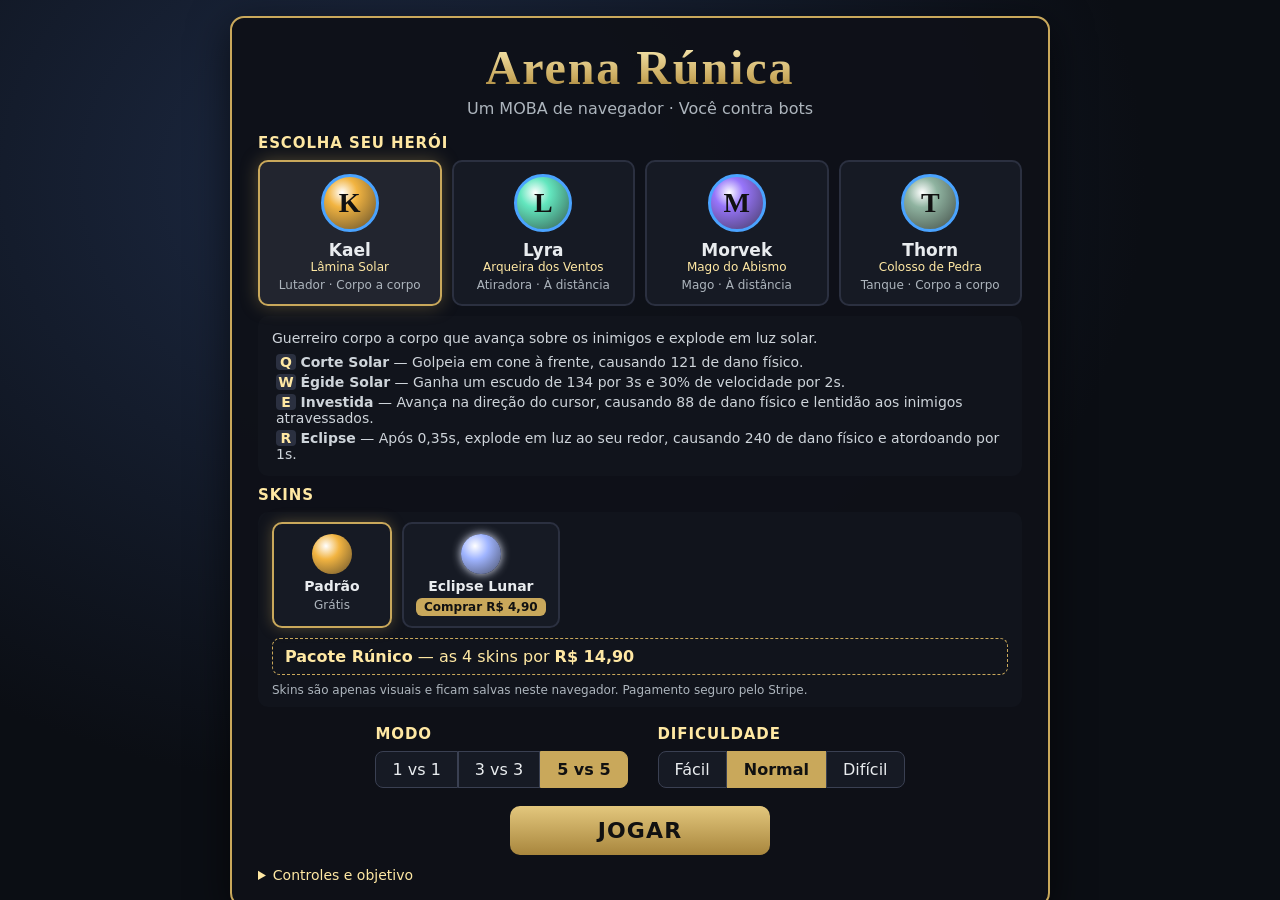
<file: index.html>
<!doctype html>
<html lang="pt-BR">
<head>
  <meta charset="utf-8">
  <meta name="viewport" content="width=device-width, initial-scale=1">
  <title>Arena Rúnica</title>
  <link rel="stylesheet" href="style.css">
</head>
<body>
  <canvas id="game"></canvas>

  <div id="menu" class="overlay">
    <div class="panel menu-panel">
      <h1 class="logo">Arena Rúnica</h1>
      <p class="subtitle">Um MOBA de navegador · Você contra bots</p>

      <h3>Escolha seu herói</h3>
      <div id="heroes" class="heroes"></div>
      <div id="hero-detail" class="hero-detail"></div>

      <h3>Skins</h3>
      <div id="skins" class="skins"></div>

      <div class="options">
        <div>
          <h3>Modo</h3>
          <div class="seg">
            <button data-size="1">1 vs 1</button>
            <button data-size="3">3 vs 3</button>
            <button data-size="5">5 vs 5</button>
          </div>
        </div>
        <div>
          <h3>Dificuldade</h3>
          <div class="seg">
            <button data-diff="facil">Fácil</button>
            <button data-diff="normal">Normal</button>
            <button data-diff="dificil">Difícil</button>
          </div>
        </div>
      </div>

      <button id="play" class="big">JOGAR</button>

      <details class="controls">
        <summary>Controles e objetivo</summary>
        <p><b>Objetivo:</b> avance pelas rotas com suas tropas, derrube as torres inimigas e destrua o <b>Núcleo</b> vermelho no canto superior direito.</p>
        <ul>
          <li><b>Botão direito</b> — mover / atacar (no chão, inimigo ou minimapa)</li>
          <li><b>Q W E R</b> — habilidades (miram no cursor; R libera no nível 6)</li>
          <li><b>D</b> Lampejo · <b>F</b> Cura</li>
          <li><b>A</b> + clique esquerdo — mover atacando · <b>S</b> — parar</li>
          <li><b>B</b> — voltar à base · <b>P</b> — loja · <b>1–6</b> — usar item</li>
          <li><b>Tab</b> — placar · <b>Y</b> — travar/destravar câmera · <b>Espaço</b> — centralizar</li>
          <li><b>Esc</b> — pausar</li>
        </ul>
        <p>Dica: dê o último golpe nas tropas para ganhar ouro, e não fique sob a torre inimiga sem tropas aliadas na frente!</p>
      </details>
    </div>
  </div>

  <div id="shop" class="overlay hidden">
    <div class="panel shop-panel">
      <div class="shop-head">
        <h2>Loja</h2>
        <div class="gold"><span class="coin"></span><span id="shop-gold">0</span></div>
        <button id="shop-close">Fechar (P)</button>
      </div>
      <p id="shop-status"></p>
      <div id="shop-items" class="shop-items"></div>
      <h3>Inventário</h3>
      <div id="shop-inv" class="shop-inv"></div>
    </div>
  </div>

  <div id="score" class="overlay hidden"></div>

  <div id="pause" class="overlay hidden">
    <div class="panel small">
      <h2>Jogo pausado</h2>
      <div class="row"><button id="resume" class="big">Continuar</button><button id="quit">Sair para o menu</button></div>
    </div>
  </div>

  <div id="end" class="overlay hidden"></div>
  <div id="toast"></div>

  <script src="js/util.js"></script>
  <script src="js/data.js"></script>
  <script src="js/skins.js"></script>
  <script src="js/game.js"></script>
  <script src="js/ai.js"></script>
  <script src="js/render.js"></script>
  <script src="js/ui.js"></script>
  <script src="js/main.js"></script>
</body>
</html>
</file>
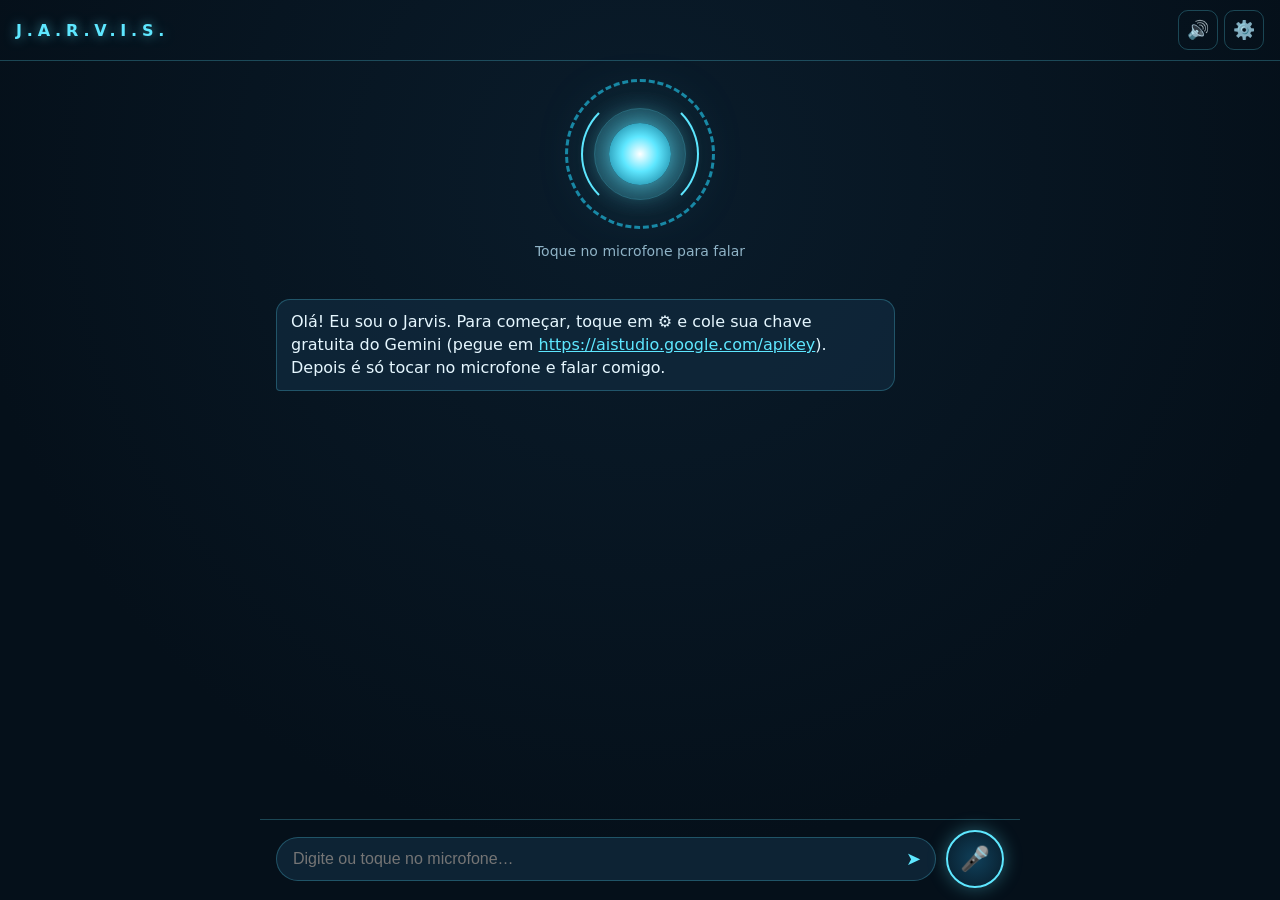
<file: jarvis/index.html>
<!doctype html>
<html lang="pt-BR">
<head>
  <meta charset="utf-8">
  <meta name="viewport" content="width=device-width, initial-scale=1, viewport-fit=cover">
  <meta name="theme-color" content="#05101a">
  <meta name="description" content="Assistente pessoal de voz">
  <title>Jarvis</title>
  <link rel="manifest" href="manifest.webmanifest">
  <link rel="icon" href="icons/icon.svg" type="image/svg+xml">
  <link rel="apple-touch-icon" href="icons/icon-192.png">
  <link rel="stylesheet" href="style.css">
</head>
<body>
  <header class="topbar">
    <div class="brand">J.A.R.V.I.S.</div>
    <div class="top-actions">
      <button id="btnMute" class="icon-btn" title="Ligar/desligar voz" aria-label="Ligar ou desligar voz">🔊</button>
      <button id="btnSettings" class="icon-btn" title="Configurações" aria-label="Configurações">⚙️</button>
    </div>
  </header>

  <main>
    <section class="hud">
      <div id="orb" class="orb idle" aria-hidden="true">
        <div class="ring r1"></div>
        <div class="ring r2"></div>
        <div class="ring r3"></div>
        <div class="core"></div>
      </div>
      <div id="status" class="status">Toque no microfone para falar</div>
      <div id="interim" class="interim"></div>
    </section>

    <section id="chat" class="chat" aria-live="polite"></section>
  </main>

  <footer class="composer">
    <form id="form" autocomplete="off">
      <input id="input" type="text" placeholder="Digite ou toque no microfone…" aria-label="Mensagem">
      <button type="submit" class="send-btn" aria-label="Enviar">➤</button>
    </form>
    <button id="btnMic" class="mic-btn" aria-label="Falar">🎤</button>
  </footer>

  <dialog id="settings">
    <form method="dialog" class="settings-form">
      <h2>Configurações</h2>

      <label>Chave da API do Gemini (gratuita)
        <input id="cfgKey" type="password" placeholder="Cole sua chave aqui" autocomplete="off">
      </label>
      <p class="hint">Pegue em <a href="https://aistudio.google.com/apikey" target="_blank" rel="noopener">aistudio.google.com/apikey</a>. Ela fica salva só neste aparelho.</p>

      <label>Modelo
        <input id="cfgModel" type="text" placeholder="gemini-2.5-flash">
      </label>

      <label>Como devo te chamar?
        <input id="cfgName" type="text" placeholder="Ex.: Rafael, senhor, chefe…">
      </label>

      <label>Cidade padrão (para o clima)
        <input id="cfgCity" type="text" placeholder="Ex.: São Paulo">
      </label>

      <label class="check"><input id="cfgConversation" type="checkbox"> Modo conversa (volta a ouvir depois de responder)</label>
      <label class="check"><input id="cfgWake" type="checkbox"> Ficar ouvindo "Jarvis" (melhor no computador)</label>

      <details>
        <summary>Memória e dados</summary>
        <div id="memList" class="mem-list"></div>
        <div class="row">
          <button type="button" id="btnClearChat" class="ghost">Limpar conversa</button>
          <button type="button" id="btnClearMem" class="ghost danger">Apagar memória</button>
        </div>
      </details>

      <div class="row end">
        <button value="close" class="primary">Salvar</button>
      </div>
    </form>
  </dialog>

  <script src="app.js"></script>
</body>
</html>
</file>
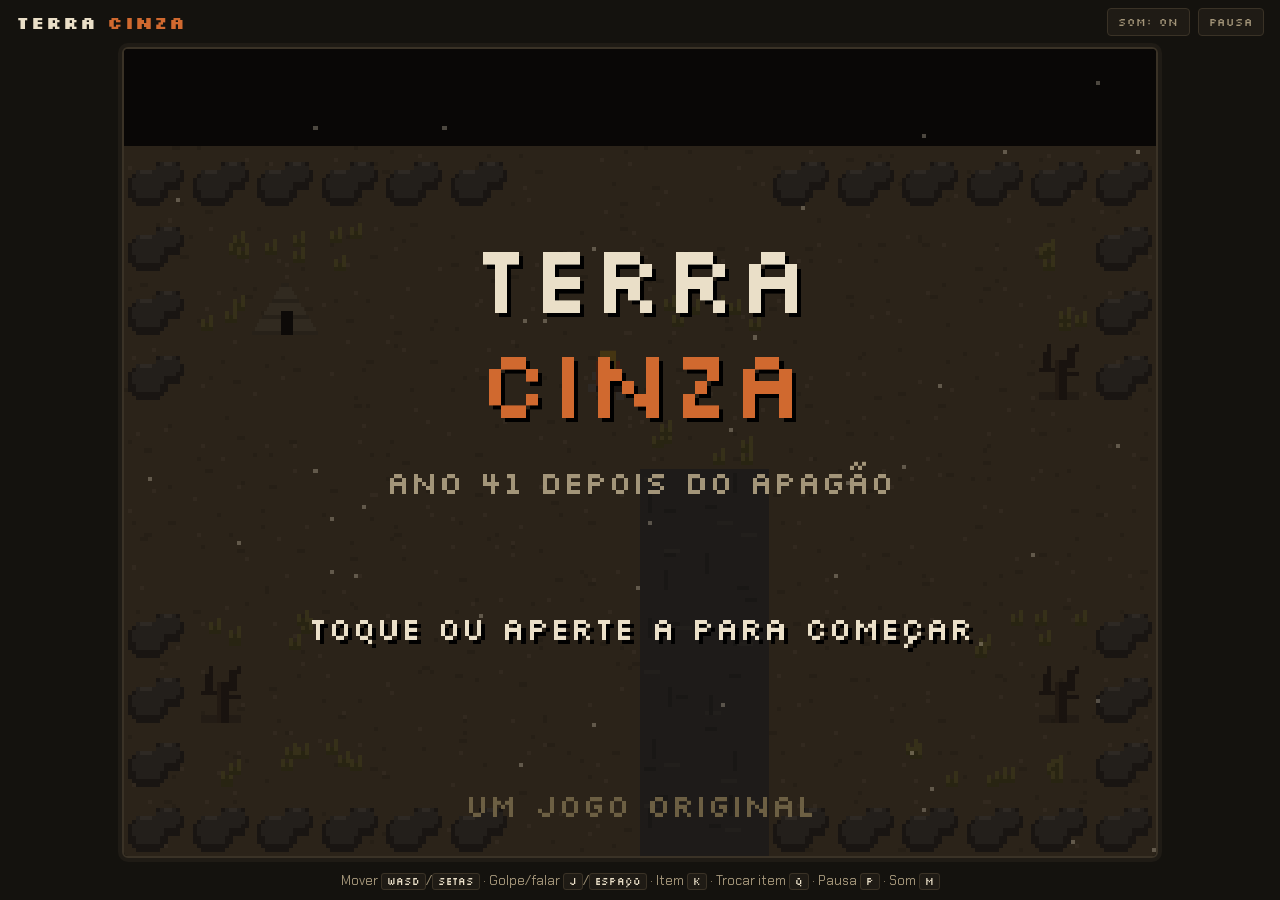
<file: terra-cinza/index.html>
<!doctype html>
<html lang="pt-BR">
<head>
<meta charset="utf-8">
<meta name="viewport" content="width=device-width,initial-scale=1,viewport-fit=cover">
<meta name="theme-color" content="#14120e">
<style>:root{padding-top:env(safe-area-inset-top,0px);padding-bottom:env(safe-area-inset-bottom,0px);box-sizing:border-box;height:100%}body{margin:0;font-size:14px}[hidden]{display:none!important}</style>
<title>Terra Cinza</title>
<meta name="claude:viewport-fit-sides" content="cover">
<link rel="preconnect" href="https://fonts.googleapis.com">
<link rel="preconnect" href="https://fonts.gstatic.com" crossorigin>
<link rel="stylesheet" href="https://fonts.googleapis.com/css2?family=Silkscreen:wght@400;700&family=Chakra+Petch:wght@400;600&display=swap">
<style>
/* Layout: one-screen handheld console. Header strip, pixel screen, touch pads below (beside it in landscape). Single dark look by design. */
:root{
  --bg:#14120e; --panel:#1f1b15; --line:#3a3226; --ink:#eadfc8; --muted:#a39579; --rust:#d0692f; --toxic:#9bd651;
  --f-display:"Silkscreen","Courier New",monospace; --f-body:"Chakra Petch",system-ui,-apple-system,"Segoe UI",sans-serif;
  color-scheme:dark;
}
html,body{height:100%}
body{background:var(--bg);color:var(--ink);font-family:var(--f-body);overflow:hidden;touch-action:none;-webkit-user-select:none;user-select:none;-webkit-touch-callout:none;-webkit-tap-highlight-color:transparent}
.app{height:100%;box-sizing:border-box;display:flex;flex-direction:column;gap:8px;padding-left:max(16px,env(safe-area-inset-left,0px));padding-right:max(16px,env(safe-area-inset-right,0px));padding-block:8px}
header{display:flex;align-items:center;justify-content:space-between;gap:12px;flex:none}
.brand{font-family:var(--f-display);font-size:18px;letter-spacing:.06em;margin:0;font-weight:700}
.brand span{color:var(--rust)}
.tools{display:flex;gap:8px}
.tool{font-family:var(--f-display);font-size:11px;letter-spacing:.08em;background:var(--panel);color:var(--muted);border:1px solid var(--line);border-radius:4px;padding:6px 10px;cursor:pointer}
.tool:hover{color:var(--ink)}
.tool:focus-visible,.btn:focus-visible{outline:2px solid var(--toxic);outline-offset:2px}
#stage{flex:1;min-height:0;position:relative;display:flex;align-items:center;justify-content:center}
canvas{display:block;image-rendering:pixelated;background:#000;border:2px solid var(--line);border-radius:6px;box-shadow:0 0 0 4px var(--panel)}
.hint{flex:none;margin:0;font-size:13px;color:var(--muted);text-align:center;line-height:1.8}
.hint kbd{font-family:var(--f-display);font-size:10px;background:var(--panel);border:1px solid var(--line);border-radius:3px;padding:1px 5px;color:var(--ink)}
.pads{display:none;flex:none;justify-content:space-between;align-items:center;height:168px}
body.touch .pads{display:flex}
body.touch .hint{display:none}
.stick{width:136px;height:136px;border-radius:50%;background:var(--panel);border:2px solid var(--line);position:relative;touch-action:none}
.stick::after{content:"";position:absolute;inset:30%;border-radius:50%;border:1px dashed var(--line)}
.knob{position:absolute;left:50%;top:50%;width:54px;height:54px;margin:-27px 0 0 -27px;border-radius:50%;background:var(--line);border:2px solid var(--muted);z-index:1}
.btns{display:flex;gap:14px;align-items:flex-end}
.btn{width:70px;height:70px;border-radius:50%;border:2px solid var(--line);background:var(--panel);color:var(--ink);font-family:var(--f-display);font-size:22px;display:flex;flex-direction:column;align-items:center;justify-content:center;gap:2px;touch-action:none;padding:0}
.btn small{font-family:var(--f-body);font-size:10px;color:var(--muted);letter-spacing:.04em}
.btn.a{width:82px;height:82px;border-color:var(--rust);margin-bottom:30px}
.col{display:flex;flex-direction:column;align-items:center;gap:10px}
.btn.sw{width:58px;height:30px;border-radius:15px;font-size:10px;letter-spacing:.06em;color:var(--muted)}
.btn.on{background:var(--line)}
@media (orientation:landscape) and (max-height:540px){
  body.touch header{display:none}
  body.touch #stage{padding-inline:150px}
  body.touch .pads{position:absolute;left:max(16px,env(safe-area-inset-left,0px));right:max(16px,env(safe-area-inset-right,0px));bottom:max(12px,env(safe-area-inset-bottom,0px));height:auto;pointer-events:none}
  body.touch .pads>*{pointer-events:auto}
  .stick{width:124px;height:124px}
}
@media (prefers-reduced-motion:reduce){.tool,.btn{transition:none}}
</style>
</head>
<body>

<div class="app">
  <header>
    <h1 class="brand">TERRA <span>CINZA</span></h1>
    <div class="tools">
      <button class="tool" id="btnSound" type="button">SOM: ON</button>
      <button class="tool" id="btnPause" type="button">PAUSA</button>
    </div>
  </header>
  <div id="stage"><canvas id="game" width="768" height="600" aria-label="Tela do jogo Terra Cinza"></canvas></div>
  <p class="hint">Mover <kbd>WASD</kbd>/<kbd>setas</kbd> · Golpe/falar <kbd>J</kbd>/<kbd>Espaço</kbd> · Item <kbd>K</kbd> · Trocar item <kbd>Q</kbd> · Pausa <kbd>P</kbd> · Som <kbd>M</kbd></p>
  <div class="pads">
    <div class="stick" id="stick" aria-label="Direcional"><div class="knob" id="knob"></div></div>
    <div class="btns">
      <div class="col"><button class="btn sw" id="btnSw" type="button">TROCA</button><button class="btn b" id="btnB" type="button">B<small>item</small></button></div>
      <button class="btn a" id="btnA" type="button">A<small>golpe</small></button>
    </div>
  </div>
</div>

<script>
(() => {
'use strict';
const TS=16, COLS=16, ROWS=11, VW=256, PH=176, HUD=24, VH=PH+HUD;
const cv=document.getElementById('game'), ctx=cv.getContext('2d');
let SCALE=3;
const FONT='"Silkscreen","Courier New",monospace';

/* ---------- palette ---------- */
const P={dust:'#7c6646',dustD:'#68553a',dustL:'#93795a',grass:'#a39445',grassD:'#6f6a2c',asph:'#4a4744',asphD:'#3a3836',asphL:'#5a5651',
rock:'#5e554c',rockL:'#857a6d',rockD:'#3a332d',bark:'#3b2b1f',barkL:'#5a4330',toxD:'#264d1a',tox:'#3f7a26',toxL:'#9bd651',
rust:'#8c4a28',rustL:'#b8693a',rustD:'#5a2e19',glass:'#26302f',brick:'#5f5953',brickD:'#47433f',brickL:'#7b746c',bush:'#56682b',bushD:'#3a4720',
metal:'#9a9690',crate:'#7b5a33',crateD:'#56401f',gold:'#d9a52b',wall:'#272c33',wallL:'#39414b',wallD:'#1b1f24',floor:'#3a4149',floorD:'#323840',
floorL:'#454d57',canvasT:'#8f7f5c',canvasD:'#6c5f43',ink:'#eadfc8',black:'#0d0b09',red:'#e0472f',cyan:'#66e0d0',hud:'#15120e'};

/* ---------- world ---------- */
/* legend: . dust , dry grass = asphalt # rubble T dead tree W/w toxic water C car wreck B ruined wall S scrap bush (cut it)
   K chest k open chest f campfire n tent D bunker door X bunker wall _ floor p pillar U stairs up L locked door G gate E eye switch */
/*ROOMS*/
const ROOMS={
'o0,0':{name:'Lago Verde',chest:'sling',e:[['rat',5,7],['rat',12,8],['rat',12,3]],map:[
"################",
"#TT,,......,,TT#",
"#T,..WWWW....,T#",
"#,..WWWWWW.....#",
"#...WWWWWW......",
"#,...WWWW.......",
"#,,.......K.....",
"#T,...........,#",
"#TT,.........,T#",
"#TTT,......,,TT#",
"######....######"]},
'o1,0':{name:'Ruínas da Avenida',e:[['rat',4,4],['rat',11,6],['drone',8,2]],map:[
"BBBBBBBBBBBBBBBB",
"B,,..BB..BB..,,B",
"B.C.......C....B",
"B..............B",
"................",
"=======..=======",
"................",
"B..C......S..C.B",
"B,....BB.......B",
"BB,...BB....,BBB",
"BBBBBB....BBBBBB"]},
'o2,0':{name:'Portão do Bunker 7',e:[['drone',3,6],['drone',12,5]],warp:{D:{room:'d1,3',x:128,y:136}},map:[
"################",
"#,,..XXXXXX..,,#",
"#....XXXXXX....#",
"#.C..XXDDXX..T.#",
".....,....,....#",
".......==......#",
".....,.==.,....#",
"#,.....==.....,#",
"#T.S...==...S.T#",
"#TT,...==...,TT#",
"######.==.######"]},
'o0,1':{name:'Bosque Seco',e:[['spitter',7,5],['rat',3,7]],map:[
"######....######",
"#TTT,......,TTT#",
"#TT..T.,,.T..TT#",
"#T.......T....T#",
"#..T..,.........",
"#....T....T.....",
"#.T.....,.......",
"#T...T.....T..T#",
"#TT.....T....TT#",
"#TTT,......,TTT#",
"######....######"]},
'o1,1':{name:'Acampamento',e:[],npc:[72,56],map:[
"######....######",
"#,,,..........,#",
"#,n.....,,....,#",
"#......f......T#",
"........,,......",
"........==......",
"........==......",
"#,,.....==...,,#",
"#T......==....T#",
"#,,,....==..,,,#",
"######..==######"]},
'o2,1':{name:'Ferro-Velho',e:[['rat',6,5],['rat',10,7],['drone',8,3]],map:[
"######....######",
"#SS,......,..SS#",
"#S...C.....C..S#",
"#....SS....SS..#",
"..........,....#",
"....S......S...#",
"..........,....#",
"#..SS..C.......#",
"#S.......SS...S#",
"#SS,,......,,SS#",
"################"]},
'o0,2':{name:'Pântano Ácido',e:[['spitter',12,5],['rat',5,4],['spitter',9,2]],map:[
"######....######",
"#WW,........,TT#",
"#WWW.........,T#",
"#WWWW..,,......#",
"#WWWW...........",
"#WWW............",
"#WW.....WW.....,",
"#W.....WWWW...,#",
"#,....WWWWWW.,T#",
"#TT,...WWWW.,TT#",
"################"]},
'o1,2':{name:'Rodovia Partida',e:[['rat',5,5],['rat',12,5],['drone',8,8]],map:[
"######..==######",
"#,,.....==....,#",
"#..C....==..C..#",
"#.......==.....#",
"=========.======",
"................",
"=========.======",
"#,..C.........,#",
"#T,......C...,T#",
"#TT,,......,,TT#",
"######....######"]},
'o2,2':{name:'Clareira Espinhosa',chest:'heart',e:[['rat',3,7],['rat',12,6]],map:[
"################",
"#TT,,......,,TT#",
"#T....SSSSS...T#",
"#,....S.K.S...,#",
"......S...S....#",
"......SSSSS....#",
"...............#",
"#,..T......T..,#",
"#T,.....,....,T#",
"#TT,,......,,TT#",
"################"]},
'd1,3':{name:'Bunker 7',e:[['rat',4,4],['rat',11,6]],warp:{U:{room:'o2,0',x:128,y:72}},map:[
"XXXXXXX__XXXXXXX",
"X______________X",
"X_p__________p_X",
"X______________X",
"X______________X",
"X______________X",
"X______________X",
"X_p__________p_X",
"X______________X",
"X______UU______X",
"XXXXXXXXXXXXXXXX"]},
'd1,2':{name:'Bunker 7',clearKey:true,e:[['drone',3,5],['drone',12,4],['spitter',4,8],['rat',11,8]],map:[
"XXXXXXXLLXXXXXXX",
"X______________X",
"X__p________p__X",
"X______ww______X",
"______wwww______",
"______wwww______",
"_______ww_______",
"X__p________p__X",
"X______________X",
"X______________X",
"XXXXXXX__XXXXXXX"]},
'd2,2':{name:'Bunker 7',chest:'ammo',e:[['spitter',5,5],['rat',12,7]],map:[
"XXXXXXXXXXXXXXXX",
"X______________X",
"X_pp______pp___X",
"X______________X",
"_______________X",
"__________K____X",
"_______________X",
"X______________X",
"X_pp______pp___X",
"X______________X",
"XXXXXXXXXXXXXXXX"]},
'd1,1':{name:'Bunker 7',e:[['drone',4,6],['drone',11,6],['spitter',8,8]],map:[
"XXXXXXXGGXXXXXXX",
"XwwwwwX__XwwwwwX",
"XwwEwwX__XwwwwwX",
"XwwwwwX__XwwwwwX",
"X______________X",
"X______________X",
"X______________X",
"X______________X",
"X__p________p__X",
"X______________X",
"XXXXXXX__XXXXXXX"]},
'd1,0':{name:'Câmara do Colosso',bossFlag:'boss',reward:'core',e:[['boss',8,4]],map:[
"XXXXXXXXXXXXXXXX",
"X______________X",
"X_p__________p_X",
"X______________X",
"X______________X",
"X______________X",
"X______________X",
"X______________X",
"X_p__________p_X",
"X______________X",
"XXXXXXX__XXXXXXX"]},
'd0,2':{name:'Bunker 7',chest:'hook',e:[['rat',8,3],['rat',9,7],['spitter',12,8]],map:[
"XXXXXXXXXXXXXXXX",
"X______________X",
"X_p__________p_X",
"X______________X",
"X___K___________",
"X_______________",
"X_______________",
"X______________X",
"X_p__________p_X",
"X______________X",
"XXXXXXXXXXXXXXXX"]},
'o1,3':{name:'Rio Ácido',e:[['rat',2,3],['drone',10,2],['spitter',12,7]],warp:{D:{room:'u1,2',x:128,y:136}},map:[
"######....######",
"#T,,...,,...,,T#",
"#,..H.......,..#",
"#...........,..#",
"WWWWWWWWWWWWWWWW",
"WWWWWWWWWWWWWWWW",
"WWWWWWWWWWWWWWWW",
"#,.............#",
"#...H.XXDDXX...#",
"#,....XXXXXX..,#",
"################"]},
'u1,2':{name:'Usina Afogada',e:[['beetle',4,5],['beetle',11,5]],warp:{U:{room:'o1,3',x:144,y:120}},map:[
"XXXXXXX__XXXXXXX",
"X______________X",
"X_p____ww____p_X",
"X_____wwww_____X",
"X______ww______X",
"X______________X",
"X______________X",
"X_p__________p_X",
"X______________X",
"X______UU______X",
"XXXXXXXXXXXXXXXX"]},
'u1,1':{name:'Usina Afogada',e:[['drone',10,2],['beetle',8,7],['spitter',12,8]],map:[
"XXXXXXXGGXXXXXXX",
"X__H______p____X",
"X______________X",
"XwwwwwwwwwwwwwwX",
"XwwwwwwwwwwwwwwX",
"XwwwwwwwwwwwwwwX",
"X______________X",
"L__H____________",
"L_______________",
"X__p________p__X",
"XXXXXXX__XXXXXXX"]},
'u2,1':{name:'Usina Afogada',clearKey:true,e:[['beetle',3,4],['beetle',12,4],['rat',8,7],['drone',8,2]],map:[
"XXXXXXXXXXXXXXXX",
"X______________X",
"X_p__________p_X",
"X______________X",
"X____ww__ww____X",
"X____ww__ww____X",
"X______________X",
"_______________X",
"_______________X",
"X_p__________p_X",
"XXXXXXXXXXXXXXXX"]},
'u0,1':{name:'Usina Afogada',chest:'heart',e:[['beetle',4,6],['spitter',11,6]],map:[
"XXXXXXEXXXXXXXXX",
"XwwwwwwwwwwwwwwX",
"XwwwwwwwwwwwwwwX",
"X______________X",
"X_p____K_____p_X",
"X______________X",
"X______________X",
"X_______________",
"X_______________",
"X_p__________p_X",
"XXXXXXXXXXXXXXXX"]},
'u1,0':{name:'Reator da Carapaça',bossFlag:'boss2',reward:'coil',e:[['carapaca',8,4]],map:[
"XXXXXXXXXXXXXXXX",
"X______________X",
"X_p__________p_X",
"X______________X",
"X______________X",
"X______________X",
"X______________X",
"X______________X",
"X_p__________p_X",
"X______________X",
"XXXXXXX__XXXXXXX"]}
};
/*/ROOMS*/

/* ---------- utils ---------- */
const clamp=(v,a,b)=>v<a?a:v>b?b:v;
const rnd=(a,b)=>a+Math.random()*(b-a);
function h2(x,y,s){let n=Math.imul(x|0,374761393)+Math.imul(y|0,668265263)+Math.imul(s|0,1442695041);n=Math.imul(n^(n>>>13),1274126177);n^=n>>>16;return (n>>>0)/4294967296;}
function R(c,x,y,w,h){ctx.fillStyle=c;ctx.fillRect(x,y,w,h);}
function blob(cx,cy,r,c){ctx.fillStyle=c;for(let y=-r;y<=r;y++){const w=Math.round(Math.sqrt(Math.max(0,r*r-y*y)));ctx.fillRect(cx-w,cy+y,w*2,1);}}
const overlap=(a,b)=>Math.abs(a.x-b.x)*2<a.w+b.w&&Math.abs(a.y-b.y)*2<a.h+b.h;
const DIRS={up:[0,-1],down:[0,1],left:[-1,0],right:[1,0]};
const parseId=id=>{const [x,y]=id.slice(1).split(',').map(Number);return {a:id[0],x,y};};

/* ---------- sprites ---------- */
function makeSprite(rows,pal,flip){const c=document.createElement('canvas');c.width=rows[0].length;c.height=rows.length;const g=c.getContext('2d');
  rows.forEach((r,y)=>{for(let x=0;x<r.length;x++){const ch=r[x];if(ch==='.')continue;g.fillStyle=pal[ch]||'#f0f';g.fillRect(flip?r.length-1-x:x,y,1,1);}});return c;}
const HERO_DOWN=["...oooooo...","..ohhhhhho..",".ohhhhhhhho.",".ohggggggho.",".osgwsswgso.","..osssssso..",".occcrrccco.","osccccccccso","osccbbbbccso",".occcccccco.","..oppo.oppo.","..okko.okko.","...oo...oo.."];
const HERO_UP=["...oooooo...","..ohhhhhho..",".ohhhhhhhho.",".ohggggggho.",".ohhhhhhhho.","..ohhhhhho..",".occcrrccco.","oscmmmmmmcso","oscmmmmmmcso",".occmmmmcco.","..oppo.oppo.","..okko.okko.","...oo...oo.."];
const HERO_SIDE=["...ooooo....","..ohhhhho...",".ohhhhhhho..",".ohhgggggo..",".ohhsswgso..","..ohsssso...","..occrrco...",".omcccccso..",".ommccccso..","..occccco...","..opo.opo...","..oko.oko...","...o...o...."];
const HERO_PAL={o:'#1a1410',h:'#4b2f1e',g:'#2b2f33',w:'#7fe3d4',s:'#d6a07a',c:'#6d7340',r:'#c4552c',b:'#4a3524',m:'#7a5a36',p:'#3b3a40',k:'#211a14'};
const NPC_PAL={o:'#1a1410',h:'#cfc6b8',g:'#cda07e',w:'#1a1410',s:'#cda07e',c:'#6b4a6e',r:'#d9a52b',b:'#3e2a40',m:'#5a3e5c',p:'#3b3a40',k:'#211a14'};
const SPR={down:makeSprite(HERO_DOWN,HERO_PAL),up:makeSprite(HERO_UP,HERO_PAL),right:makeSprite(HERO_SIDE,HERO_PAL),left:makeSprite(HERO_SIDE,HERO_PAL,true),npc:makeSprite(HERO_DOWN,NPC_PAL)};

/* ---------- tiles ---------- */
function groundT(px,py,tx,ty,sd){R(P.dust,px,py,16,16);for(let i=0;i<5;i++){const a=h2(tx+sd,ty,i),b=h2(tx,ty+sd,i+9);R(i<3?P.dustD:P.dustL,px+((a*15)|0),py+((b*15)|0),i===1?2:1,1);}}
const THEMES={d:{floor:'#3a4149',floorD:'#323840',floorL:'#454d57',wall:'#272c33',wallL:'#39414b',wallD:'#1b1f24'},u:{floor:'#2f4542',floorD:'#283a37',floorL:'#3a5550',wall:'#1d2e2c',wallL:'#2c4440',wallD:'#132120'}};
let TH=THEMES.d;
function floorT(px,py,tx,ty,sd){R(TH.floor,px,py,16,16);R(TH.floorD,px,py+15,16,1);R(TH.floorD,px+15,py,1,16);R(TH.floorL,px,py,15,1);if(h2(tx+sd,ty,3)<.15)blob(px+8,py+9,3,TH.floorD);}
function waterT(px,py,tx,ty,t){R(P.toxD,px,py,16,16);for(let i=0;i<3;i++){const yy=(i*5+((t*5+tx*3+ty)|0))%16;R(P.tox,px+((h2(tx,ty,i)*8)|0),py+yy,7,1);}
  const b=(t*1.4+h2(tx,ty,7)*4)%4;if(b<1){R(P.toxL,px+2+((h2(tx,ty,8)*11)|0),py+2+((h2(tx,ty,9)*11)|0),2,2);}}
function wallT(px,py,tx,ty){R(TH.wall,px,py,16,16);R(TH.wallL,px,py,16,2);R(TH.wallD,px,py+8,16,1);R(TH.wallD,px+(ty%2?4:11),py+2,1,14);R(TH.wallL,px+2,py+4,1,1);R(TH.wallL,px+13,py+12,1,1);}
function drawTile(ch,px,py,tx,ty,sd,t,dun){
  const base=()=>dun?floorT(px,py,tx,ty,sd):groundT(px,py,tx,ty,sd);
  switch(ch){
  case '.':groundT(px,py,tx,ty,sd);break;
  case ',':groundT(px,py,tx,ty,sd);for(let i=0;i<3;i++){const gx=px+2+((h2(tx,ty,i+20)*11)|0),gy=py+4+((h2(tx,ty,i+30)*9)|0);R(P.grassD,gx,gy+1,3,2);R(P.grass,gx,gy,1,2);R(P.grass,gx+2,gy-1,1,3);}break;
  case '=':R(P.asph,px,py,16,16);R(P.asphL,px+((h2(tx,ty,1)*10)|0),py+((h2(tx,ty,2)*14)|0),4,1);R(P.asphD,px+((h2(tx,ty,3)*8)|0),py+((h2(tx,ty,4)*10)|0),1,5);R(P.asphD,px+((h2(tx,ty,5)*12)|0),py+((h2(tx,ty,6)*14)|0),3,1);break;
  case '#':groundT(px,py,tx,ty,sd);blob(px+6,py+10,5,P.rockD);blob(px+11,py+7,4,P.rockD);blob(px+6,py+9,4,P.rock);blob(px+11,py+6,3,P.rock);R(P.rockL,px+4,py+6,3,1);R(P.rockL,px+10,py+4,2,1);break;
  case 'T':groundT(px,py,tx,ty,sd);R('rgba(0,0,0,.25)',px+3,py+13,10,2);R(P.bark,px+7,py+5,3,10);R(P.barkL,px+7,py+5,1,10);R(P.bark,px+4,py+3,2,5);R(P.bark,px+10,py+2,2,5);R(P.bark,px+3,py+7,4,1);R(P.bark,px+9,py+8,4,1);R(P.bark,px+5,py+1,1,3);R(P.bark,px+12,py+1,1,2);break;
  case 'W':case 'w':waterT(px,py,tx,ty,t);break;
  case 'C':groundT(px,py,tx,ty,sd);R('rgba(0,0,0,.3)',px+1,py+13,15,2);R(P.rustD,px+1,py+5,14,9);R(P.rust,px+1,py+4,14,8);R(P.rustL,px+2,py+4,12,1);R(P.glass,px+4,py+5,8,3);R(P.rustD,px+9,py+9,2,2);R(P.black,px+2,py+12,3,3);R(P.black,px+11,py+12,3,3);break;
  case 'B':R(P.brick,px,py,16,16);for(let y=3;y<16;y+=4){R(P.brickD,px,py+y,16,1);const o=((y>>2)%2)?3:10;R(P.brickD,px+o,py+y-3,1,3);}if(h2(tx+sd,ty,11)<.2){R(P.black,px+4,py+4,7,7);R(P.brickL,px+4,py+11,7,1);}R(P.brickL,px,py,16,1);break;
  case 'S':base();blob(px+8,py+9,6,P.bushD);blob(px+7,py+8,5,P.bush);R(P.metal,px+4,py+7,2,1);R(P.metal,px+10,py+10,1,2);R(P.rustL,px+8,py+5,2,1);R(P.bushD,px+6,py+6,1,1);break;
  case 'K':base();R('rgba(0,0,0,.3)',px+2,py+14,12,2);R(P.crateD,px+2,py+5,12,10);R(P.crate,px+2,py+4,12,8);R(P.metal,px+4,py+4,1,10);R(P.metal,px+11,py+4,1,10);R(P.crateD,px+2,py+8,12,1);R(P.gold,px+7,py+7,2,3);break;
  case 'k':base();R(P.crateD,px+2,py+6,12,9);R(P.black,px+3,py+7,10,4);R(P.crate,px+2,py+2,12,4);R(P.metal,px+4,py+2,1,4);R(P.metal,px+11,py+2,1,4);break;
  case 'f':{groundT(px,py,tx,ty,sd);[[3,11],[6,13],[10,13],[12,10],[4,8]].forEach(([a,b])=>R(P.rockL,px+a,py+b,2,2));R(P.bark,px+5,py+11,7,2);const fl=Math.sin(t*12+tx)*1.5;R('#c4552c',px+5,py+6-fl*.5,6,6);R(P.gold,px+6,py+4-fl,4,7);R('#fff1b8',px+7,py+8,2,3);break;}
  case 'n':groundT(px,py,tx,ty,sd);for(let y=0;y<13;y++){R(y%4===0?P.canvasD:P.canvasT,px+8-y*0.6-1,py+2+y,y*1.2+2,1);}R(P.black,px+7,py+9,3,6);break;
  case 'D':R(P.wallD,px,py,16,16);R('#090a0c',px+(tx%2?0:2),py+3,14,13);for(let i=0;i<4;i++)R(i%2?P.black:P.gold,px+i*4,py,4,3);break;
  case 'X':wallT(px,py,tx,ty);break;
  case '_':floorT(px,py,tx,ty,sd);break;
  case 'p':floorT(px,py,tx,ty,sd);R('rgba(0,0,0,.35)',px+2,py+14,13,2);R(P.wallD,px+2,py+3,12,12);R(P.wallL,px+2,py+2,12,3);for(let i=0;i<4;i++)R(i%2?P.black:P.gold,px+2+i*3,py+11,3,3);break;
  case 'U':R(P.wallD,px,py,16,16);for(let i=0;i<4;i++)R(i%2?P.floorL:P.floor,px+1,py+2+i*3,14,2);break;
  case 'L':R(P.wallD,px,py,16,16);R('#5a6270',px+1,py+1,14,15);R('#3c434c',px+1,py+8,14,1);R(P.gold,px+(tx%2?1:9),py+6,6,5);R(P.black,px+(tx%2?3:11),py+8,2,2);break;
  case 'G':floorT(px,py,tx,ty,sd);for(let i=0;i<4;i++)R('#7c8691',px+1+i*4,py,2,16);R('#4b535d',px,py+5,16,2);R('#4b535d',px,py+12,16,2);break;
  case 'E':case 'e':{wallT(px,py,tx,ty);R('#160707',px+3,py+3,10,10);const on=ch==='E';const gl=on?(Math.sin(t*4)>0?P.red:'#ff8a6a'):P.toxL;R(gl,px+4,py+4,8,8);R(P.black,px+7,py+7,2,2);break;}
  case 'H':base();R('rgba(0,0,0,.3)',px+3,py+13,11,3);R('#3c434c',px+4,py+12,9,3);R('#3c434c',px+6,py+5,5,8);R('#8b939d',px+6,py+5,1,8);R(P.gold,px+4,py+1,9,2);R(P.gold,px+4,py+1,2,5);R(P.gold,px+11,py+1,2,5);R(P.gold,px+4,py+5,9,1);R('#fff1b8',px+4,py+1,3,1);break;
  default:base();
  }
}
const HARD=new Set('#TCBSKkfnXpEeLGH'.split(''));
const WATER=new Set(['W','w']);
function solidFor(ch,kind){if(HARD.has(ch))return true;if(WATER.has(ch))return kind!=='fly'&&kind!=='shot';return false;}

/* ---------- audio ---------- */
const AU={ac:null,on:true};
function ensureAudio(){try{if(!AU.ac){AU.ac=new (window.AudioContext||window.webkitAudioContext)();AU.music=AU.ac.createGain();AU.music.gain.value=1;AU.music.connect(AU.ac.destination);}if(AU.ac.state==='suspended')AU.ac.resume();}catch(e){}}
const TRACKS={
 over:{bpm:92,root:220,lead:[12,null,15,null,19,null,17,15,14,null,null,null,10,null,12,null,12,null,15,null,17,null,19,22,19,null,null,null,null,null,null,null],
   bass:[0,null,null,null,0,null,null,null,-4,null,null,null,-4,null,null,null,-7,null,null,null,-7,null,null,null,-5,null,null,null,-5,null,-2,null]},
 dun:{bpm:104,root:196,lead:[null,null,7,null,null,null,6,null,null,null,3,null,null,null,1,null,null,null,7,null,null,null,8,null,null,null,6,null,3,null,null,null],
   bass:[0,null,0,null,0,null,0,1,0,null,0,null,0,null,-1,null]},
 boss:{bpm:150,root:220,lead:[12,null,15,null,17,null,18,17,15,null,12,null,10,12,null,null,12,null,15,null,17,null,20,19,17,null,15,null,12,null,null,null],
   bass:[0,0,12,0,0,0,10,0,0,0,8,0,7,0,5,7]}};
const MUS={cur:null,step:0,next:0};
function note(type,f,t,d,v){const ac=AU.ac,o=ac.createOscillator(),g=ac.createGain();o.type=type;o.frequency.setValueAtTime(f,t);g.gain.setValueAtTime(v,t);g.gain.setValueAtTime(v,t+d*.55);g.gain.exponentialRampToValueAtTime(.0005,t+d);o.connect(g);g.connect(AU.music);o.start(t);o.stop(t+d+.02);}
function musicTick(){if(!AU.ac||!AU.on||!MUS.cur||AU.ac.state!=='running')return;const tr=TRACKS[MUS.cur],sd=60/tr.bpm/2,ac=AU.ac;if(MUS.next<ac.currentTime)MUS.next=ac.currentTime+.05;
  while(MUS.next<ac.currentTime+.15){const i=MUS.step,l=tr.lead[i%tr.lead.length],b=tr.bass[i%tr.bass.length];
    if(l!=null)note('square',tr.root*Math.pow(2,l/12),MUS.next,sd*.9,.022);if(b!=null)note('triangle',tr.root/2*Math.pow(2,b/12),MUS.next,sd*.95,.06);MUS.step++;MUS.next+=sd;}}
setInterval(musicTick,40);
function setMusic(name){if(MUS.cur===name)return;MUS.cur=name;MUS.step=0;MUS.next=AU.ac?AU.ac.currentTime+.08:0;}
function sfx(name){if(!AU.on)return;try{ensureAudio();const ac=AU.ac;
  const S={swing:['square',300,120,.07,.04],hit:['square',180,60,.1,.07],hurt:['sawtooth',220,70,.25,.08],pick:['square',660,1320,.12,.05],key:['triangle',520,1560,.35,.08],door:['sawtooth',90,240,.4,.07],
  shoot:['triangle',900,300,.08,.05],die:['square',140,40,.2,.06],boss:['sawtooth',60,30,.5,.1],thud:['square',80,30,.25,.1],talk:['square',500,500,.03,.02],win:['triangle',392,1568,1,.08],cut:['noise',0,0,.08,.05]}[name];
  if(!S)return;const t=ac.currentTime,g=ac.createGain();g.gain.setValueAtTime(S[4],t);g.gain.exponentialRampToValueAtTime(.0005,t+S[3]);g.connect(ac.destination);
  if(S[0]==='noise'){const b=ac.createBuffer(1,ac.sampleRate*S[3],ac.sampleRate),d=b.getChannelData(0);for(let i=0;i<d.length;i++)d[i]=Math.random()*2-1;const s=ac.createBufferSource();s.buffer=b;s.connect(g);s.start(t);return;}
  const o=ac.createOscillator();o.type=S[0];o.frequency.setValueAtTime(S[1],t);o.frequency.exponentialRampToValueAtTime(Math.max(20,S[2]),t+S[3]);o.connect(g);o.start(t);o.stop(t+S[3]+.02);}catch(e){}}

/* ---------- save ---------- */
const SAVE_KEY='terra-cinza-v1';
const newSave=()=>({maxHp:6,hp:6,sling:false,hook:false,item:'sling',scrap:0,keys:0,flags:{},room:'o1,1',px:120,py:100,time:0});
function loadSave(){try{const s=JSON.parse(localStorage.getItem(SAVE_KEY));return s&&s.flags?Object.assign(newSave(),s):null;}catch(e){return null;}}
function writeSave(){try{localStorage.setItem(SAVE_KEY,JSON.stringify(G.save));}catch(e){}}
function clearSave(){try{localStorage.removeItem(SAVE_KEY);}catch(e){}}

/* ---------- state ---------- */
const G={hook:null,afterDlg:null,state:'title',paused:false,t:0,room:'o1,1',tiles:null,ents:[],shots:[],parts:[],picks:[],p:null,save:newSave(),dlg:null,trans:null,fade:null,shake:0,banner:null,lockMsgT:0,hadSave:!!loadSave(),killedCount:0};

const gateOn=a=>a==='d'?!!(G.save.flags['gate:d']||G.save.flags.gate):!!G.save.flags['gate:'+a];
function buildTiles(id){const r=ROOMS[id],f=G.save.flags;const m=r.map.map(s=>s.split(''));
  for(let y=0;y<ROWS;y++)for(let x=0;x<COLS;x++){const c=m[y][x];
    if(c==='L'&&f[id+':unlock'])m[y][x]='_';
    if(c==='G'&&gateOn(id[0]))m[y][x]='_';
    if(c==='E'&&gateOn(id[0]))m[y][x]='e';
    if(c==='K'&&f[id+':chest'])m[y][x]='k';}
  return m;}
function tileAt(tx,ty){return G.tiles[clamp(ty,0,ROWS-1)][clamp(tx,0,COLS-1)];}
function boxSolid(x,y,w,h,kind){const x0=Math.floor((x-w/2)/TS),x1=Math.floor((x+w/2-.01)/TS),y0=Math.floor((y-h/2)/TS),y1=Math.floor((y+h/2-.01)/TS);
  for(let ty=y0;ty<=y1;ty++)for(let tx=x0;tx<=x1;tx++){const c=tileAt(tx,ty);if(solidFor(c,kind))return {c,tx:clamp(tx,0,COLS-1),ty:clamp(ty,0,ROWS-1)};}return null;}
function blockedByNpc(e,x,y){if(e!==G.p)return false;return G.ents.some(n=>n.type==='npc'&&Math.abs(n.x-x)*2<n.w+e.w&&Math.abs(n.y-y)*2<n.h+e.h);}
function move(e,dx,dy,kind){let hit=null;
  if(dx){const h=boxSolid(e.x+dx,e.y,e.w,e.h,kind);if(!h&&!blockedByNpc(e,e.x+dx,e.y))e.x+=dx;else{hit=h||{c:'npc'};
    if(e===G.p&&!dy){for(const s of[-1,1]){if(!boxSolid(e.x+dx,e.y+s*5,e.w,e.h,kind)&&!boxSolid(e.x,e.y+s,e.w,e.h,kind)){e.y+=s*Math.min(1,Math.abs(dx)*.8+.3);break;}}}}}
  if(dy){const h=boxSolid(e.x,e.y+dy,e.w,e.h,kind);if(!h&&!blockedByNpc(e,e.x,e.y+dy))e.y+=dy;else{hit=hit||h||{c:'npc'};
    if(e===G.p&&!dx){for(const s of[-1,1]){if(!boxSolid(e.x+s*5,e.y+dy,e.w,e.h,kind)&&!boxSolid(e.x+s,e.y,e.w,e.h,kind)){e.x+=s*Math.min(1,Math.abs(dy)*.8+.3);break;}}}}}
  return hit;}

/* ---------- entities ---------- */
const ETPL={rat:{w:10,h:7,hp:2,dmg:1},drone:{w:10,h:8,hp:2,dmg:1},spitter:{w:12,h:9,hp:3,dmg:1},boss:{w:26,h:18,hp:14,dmg:2},beetle:{w:12,h:9,hp:2,dmg:1,armor:true},carapaca:{w:28,h:20,hp:10,dmg:2,armor:true},npc:{w:10,h:8,hp:99,dmg:0}};
const BOSSES=new Set(['boss','carapaca']);
function spawn(type,x,y){const b=ETPL[type];return {type,x,y,w:b.w,h:b.h,hp:b.hp,maxHp:b.hp,dmg:b.dmg,armor:!!b.armor,stun:0,t:rnd(0,3),vx:0,vy:0,dt:0,kbx:0,kby:0,kbt:0,inv:0,flash:0,cd:rnd(1.2,2.6),st:'walk',stt:0,face:1};}
function enterRoom(id,px,py){
  G.room=id;G.hook=null;G.tiles=buildTiles(id);G.ents=[];G.shots=[];G.picks=[];G.parts=[];
  const r=ROOMS[id],f=G.save.flags;
  for(const [type,tx,ty] of r.e){if(BOSSES.has(type)&&f[r.bossFlag])continue;G.ents.push(spawn(type,tx*TS+8,ty*TS+8));}
  if(r.npc){const n=spawn('npc',r.npc[0],r.npc[1]);G.ents.push(n);}
  if(r.bossFlag&&f[r.bossFlag]&&!f[r.reward])G.picks.push(pick(r.reward,128,80,true));
  G.roomHadEnemies=G.ents.some(e=>e.type!=='npc');
  G.p.x=px;G.p.y=py;
  if(r.name!==G.banner?.name)G.banner={name:r.name,t:2.2};
  G.save.room=id;G.save.px=px;G.save.py=py;G.save.hp=G.p.hp;writeSave();
}
function pick(kind,x,y,perm){return {kind,x,y,w:10,h:10,t:0,life:perm?Infinity:10};}

/* ---------- player ---------- */
function newPlayer(){return {x:120,y:100,w:10,h:8,dir:'down',hp:G.save.hp,inv:0,kbx:0,kby:0,kbt:0,swing:0,swingId:0,shootCd:0,anim:0,moving:false};}
function hurtPlayer(d,sx,sy){const p=G.p;if(p.inv>0||G.state!=='play')return;p.hp-=d;p.inv=1.1;const dx=p.x-sx,dy=p.y-sy,m=Math.hypot(dx,dy)||1;p.kbx=dx/m*150;p.kby=dy/m*150;p.kbt=.16;p.swing=0;G.hook=null;G.shake=.2;sfx('hurt');
  if(p.hp<=0){p.hp=0;G.state='dead';G.deadT=0;sfx('die');}}
function hurtEnemy(e,d,sx,sy){if(e.inv>0||e.type==='npc')return;
  if(e.armor&&!(e.stun>0)){e.inv=.2;sparks(e.x,e.y-4,'#e8e4dc');sfx('thud');if(e.type!=='carapaca'){const dx=e.x-sx,dy=e.y-sy,m=Math.hypot(dx,dy)||1;e.kbx=dx/m*90;e.kby=dy/m*90;e.kbt=.1;}if(!G.armorHint){G.armorHint=true;G.banner={name:G.save.hook?'Casco duro! Vire-o com o gancho.':'Casco duro demais!',t:2.4};}return;}if(e.type==='boss'&&e.st==='stun')d*=2;e.hp-=d;e.inv=e.type==='boss'?.35:.25;e.flash=.25;sfx('hit');
  if(!BOSSES.has(e.type)){const dx=e.x-sx,dy=e.y-sy,m=Math.hypot(dx,dy)||1;e.kbx=dx/m*140;e.kby=dy/m*140;e.kbt=.14;}
  if(e.hp<=0)killEnemy(e);}
function killEnemy(e){e.dead=true;puff(e.x,e.y,BOSSES.has(e.type)?30:10,BOSSES.has(e.type)?'#ffb35c':'#cfc6b8');G.killedCount++;
  if(BOSSES.has(e.type)){const r=ROOMS[G.room];G.save.flags[r.bossFlag]=true;G.picks.push(pick(r.reward,e.x,e.y,true));G.shake=.8;sfx('boss');G.shots=[];writeSave();return;}
  sfx('die');const r=Math.random();if(r<.22&&G.p.hp<G.save.maxHp)G.picks.push(pick('heart',e.x,e.y));else if(r<.62)G.picks.push(pick('scrap',e.x,e.y));}
function puff(x,y,n,c){for(let i=0;i<n;i++){const a=rnd(0,6.283),s=rnd(20,70);G.parts.push({x,y,vx:Math.cos(a)*s,vy:Math.sin(a)*s,t:0,life:rnd(.3,.6),c,sz:rnd(1,3)});}}
function sparks(x,y,c){for(let i=0;i<6;i++){const a=rnd(0,6.283),s=rnd(30,90);G.parts.push({x,y,vx:Math.cos(a)*s,vy:Math.sin(a)*s,t:0,life:.25,c,sz:1});}}

function swingBox(){const p=G.p,[dx,dy]=DIRS[p.dir];return {x:p.x+dx*13,y:p.y+dy*12-(p.dir==='up'?4:0)+(dx?-3:0),w:dx?16:18,h:dx?16:14};}
function startSwing(){const p=G.p;p.swing=.24;p.swingId++;sfx('swing');p.swingTiles=false;}
function updateSwing(){const p=G.p,b=swingBox();
  for(const e of G.ents){if(e.dead||e.type==='npc'||e.hitBy===p.swingId)continue;if(overlap(b,e)){e.hitBy=p.swingId;hurtEnemy(e,1,p.x,p.y);sparks((b.x+e.x)/2,(b.y+e.y)/2,'#fff1b8');}}
  if(!p.swingTiles){p.swingTiles=true;const x0=Math.floor((b.x-b.w/2)/TS),x1=Math.floor((b.x+b.w/2)/TS),y0=Math.floor((b.y-b.h/2)/TS),y1=Math.floor((b.y+b.h/2)/TS);
    for(let ty=y0;ty<=y1;ty++)for(let tx=x0;tx<=x1;tx++){if(tx<0||ty<0||tx>=COLS||ty>=ROWS)continue;const c=G.tiles[ty][tx];
      if(c==='S'){G.tiles[ty][tx]=ROOMS[G.room].map[ty][tx]==='S'?(G.room[0]==='d'?'_':'.'):'.';puff(tx*TS+8,ty*TS+8,8,P.bush);sfx('cut');const r=Math.random();if(r<.12&&p.hp<G.save.maxHp)G.picks.push(pick('heart',tx*TS+8,ty*TS+8));else if(r<.45)G.picks.push(pick('scrap',tx*TS+8,ty*TS+8));}
      if(c==='K')openChest(tx,ty);}}}
function openChest(tx,ty){const id=G.room,item=ROOMS[id].chest;G.tiles[ty][tx]='k';G.save.flags[id+':chest']=true;sfx('key');
  if(item==='sling'){G.save.sling=true;G.save.scrap=Math.min(30,G.save.scrap+10);say(['Você encontrou o ESTILINGUE!','Aperte B para atirar sucata. Cada tiro gasta 1 peça. Você ganhou 10 peças.']);}
  else if(item==='heart'){G.save.maxHp=Math.min(10,G.save.maxHp+2);G.p.hp=G.save.maxHp;say(['Uma CÉLULA DE ENERGIA extra!','Sua vida máxima aumentou e foi totalmente recarregada.']);}
  else if(item==='hook'){G.save.hook=true;G.save.item='hook';say(['Você encontrou o GANCHO DE ESCALADA! Aperte B para lançar.','Prenda o gancho nos postes de ferro e ele puxa você por cima da água tóxica. Também vira cascos e puxa itens de longe.',G.save.sling?'Aperte Q (ou TROCA) para alternar entre gancho e estilingue.':'Guarde bem. Ninguém atravessa o rio ácido sem um destes.']);}
  else if(item==='ammo'){G.save.scrap=Math.min(30,G.save.scrap+15);say(['Caixa de sucata: +15 peças de munição.']);}
  writeSave();}
function useItem(){const s=G.save;if(s.item==='hook'&&s.hook)fireHook();else shoot();}
function swapItem(){const s=G.save;if(s.hook&&s.sling){s.item=s.item==='hook'?'sling':'hook';sfx('talk');G.banner={name:s.item==='hook'?'Gancho':'Estilingue',t:1};}}
function fireHook(){const p=G.p;if(G.hook)return;const [dx,dy]=DIRS[p.dir];G.hook={dx,dy,len:0,st:'out',grab:null,t:0,sx:p.x,sy:p.y};sfx('shoot');}
function hookOrigin(){const p=G.p,h=G.hook;return {x:p.x+h.dx*5,y:p.y-3+h.dy*4};}
function updateHook(dt){const h=G.hook,p=G.p;h.t+=dt;
  if(h.st==='out'){h.len+=240*dt;const o=hookOrigin(),tx=o.x+h.dx*h.len,ty=o.y+h.dy*h.len;
    const t=boxSolid(tx,ty,4,4,'shot');
    if(t){if(t.c==='H'){h.st='pull';h.tx=tx;h.ty=ty;sfx('key');}else{h.st='back';sparks(tx,ty,'#cfc6b8');sfx('thud');}return;}
    const tip={x:tx,y:ty,w:7,h:7};
    for(const e of G.ents){if(e.dead||e.type==='npc')continue;if(overlap(tip,e)){h.st='back';sparks(tx,ty,P.gold);
      if(e.type==='boss'){sfx('thud');return;}
      e.stun=e.armor?(e.type==='carapaca'?(e.hp<=e.maxHp/2?1.7:2.3):2.6):1.3;e.flash=.2;if(e.type==='carapaca'){e.st='walk';e.stt=0;}sfx('hit');return;}}
    for(const k of G.picks){if(overlap(tip,k)){h.grab=k;h.st='back';return;}}
    if(h.len>=92)h.st='back';}
  else if(h.st==='back'){h.len-=300*dt;if(h.grab){const o=hookOrigin(),l=Math.max(0,h.len);h.grab.x=o.x+h.dx*l;h.grab.y=o.y+h.dy*l+3;}if(h.len<=0)G.hook=null;}
  else if(h.st==='pull'){p.inv=Math.max(p.inv,.15);const hit=move(p,h.dx*210*dt,h.dy*210*dt,'fly');
    if(hit||h.t>1.6){G.hook=null;if(boxSolid(p.x,p.y,p.w,p.h,'walk')){p.x=h.sx;p.y=h.sy;}}}}
function shoot(){const p=G.p;if(!G.save.sling){if(G.lockMsgT<=0){say(['Você ainda não tem nada para atirar.','A Vó Iara falou de um baú perto do lago verde...']);}return;}
  if(p.shootCd>0)return;if(G.save.scrap<=0){sfx('thud');G.banner={name:'Sem sucata!',t:1.2};return;}
  G.save.scrap--;p.shootCd=.32;const [dx,dy]=DIRS[p.dir];G.shots.push({x:p.x+dx*8,y:p.y+dy*8-2,vx:dx*190,vy:dy*190,w:4,h:4,t:0,life:1.1,mine:true,dmg:1});sfx('shoot');}
function tryUnlock(){if(G.save.keys>0){G.save.keys--;G.save.flags[G.room+':unlock']=true;for(const row of G.tiles)for(let i=0;i<row.length;i++)if(row[i]==='L')row[i]='_';sfx('door');G.shake=.15;writeSave();}
  else if(G.lockMsgT<=0){G.lockMsgT=4;say(['A porta está trancada.','Talvez algum guardião deste andar carregue um cartão de acesso.']);}}

/* ---------- dialog ---------- */
function say(lines){G.dlg={lines,i:0,shown:0};G.lockMsgT=3;}
function winGame(){G.state='win';G.winT=0;sfx('win');}
function npcLines(){const s=G.save,f=s.flags;
  if(!s.flags.talked){s.flags.talked=true;return ['Ravi! Graças à poeira, você voltou.','A tempestade de cinzas arrancou o NÚCLEO DE FUSÃO do nosso gerador. Sem ele, o acampamento congela em poucos dias.','Os batedores viram uma luz verde no BUNKER 7, ao nordeste. Pegue sua chave inglesa e vá.','E escute: perto do lago verde, a noroeste, ficou um baú com um estilingue velho.'];}
  if(f.core&&f.coil){G.afterDlg=winGame;return ['O Núcleo e a Bobina! Ravi, você conseguiu!','Deixa comigo: encaixo tudo no gerador antes do anoitecer.'];}
  if(f.coil)return ['Uma bobina de ignição nova! Agora só falta o NÚCLEO DE FUSÃO, lá no Bunker 7, a nordeste.'];
  if(f.core){const l=['Você trouxe o Núcleo! Mas quando abri o gerador, a BOBINA DE IGNIÇÃO estava derretida.','A única bobina inteira que conheço está na USINA AFOGADA, ao sul, depois do rio ácido.'];
    l.push(s.hook?'Com esse gancho, mire nos postes de ferro da outra margem e ele puxa você.':'Ninguém atravessa aquele rio a nado. No Bunker 7 havia um gancho de escalada, numa sala a oeste.');return l;}
  if(!s.sling)return ['O lago verde fica a noroeste daqui. Procure o baú.','Use a chave inglesa (A) para cortar entulho e afastar os bichos.'];
  if(s.maxHp<8)return ['Esse estilingue gasta sucata. Junte o que os bichos e os entulhos soltarem.','Dizem que na clareira espinhosa, a sudeste, há algo cercado por mato de ferro.'];
  return ['O bunker fica a nordeste. Olhos vermelhos nas paredes reagem a tiros...','Volte inteiro, Ravi.'];}

/* ---------- input ---------- */
const keys={};const touch={x:0,y:0,a:false,b:false,sw:false};let prevA=false,prevB=false,prevS=false;
const KA=['KeyJ','Space','KeyZ','Enter'],KB=['KeyK','KeyX'];
addEventListener('keydown',e=>{if(['ArrowUp','ArrowDown','ArrowLeft','ArrowRight','Space'].includes(e.code))e.preventDefault();ensureAudio();keys[e.code]=true;
  if(e.code==='KeyP'||e.code==='Escape')togglePause();if(e.code==='KeyM')toggleSound();});
addEventListener('keyup',e=>{keys[e.code]=false;});
addEventListener('blur',()=>{for(const k in keys)keys[k]=false;});
function readInput(){let x=(keys.ArrowRight||keys.KeyD?1:0)-(keys.ArrowLeft||keys.KeyA?1:0),y=(keys.ArrowDown||keys.KeyS?1:0)-(keys.ArrowUp||keys.KeyW?1:0);
  if(!x&&!y){x=touch.x;y=touch.y;}const aD=KA.some(k=>keys[k])||touch.a,bD=KB.some(k=>keys[k])||touch.b;const sD=keys.KeyQ||keys.KeyL||touch.sw;const r={x,y,a:aD&&!prevA,b:bD&&!prevB,sw:sD&&!prevS};prevA=aD;prevB=bD;prevS=sD;return r;}
/* touch */
const stick=document.getElementById('stick'),knob=document.getElementById('knob');let stickId=null;
function stickMove(e){const r=stick.getBoundingClientRect(),cx=r.left+r.width/2,cy=r.top+r.height/2,max=r.width*.38;let dx=e.clientX-cx,dy=e.clientY-cy;const m=Math.hypot(dx,dy);if(m>max){dx=dx/m*max;dy=dy/m*max;}
  knob.style.transform=`translate(${dx}px,${dy}px)`;touch.x=dx/max;touch.y=dy/max;}
stick.addEventListener('pointerdown',e=>{e.preventDefault();stickId=e.pointerId;stick.setPointerCapture(e.pointerId);stickMove(e);});
stick.addEventListener('pointermove',e=>{if(e.pointerId===stickId)stickMove(e);});
const stickEnd=e=>{if(e.pointerId!==stickId)return;stickId=null;touch.x=touch.y=0;knob.style.transform='';};
stick.addEventListener('pointerup',stickEnd);stick.addEventListener('pointercancel',stickEnd);
function bindBtn(id,k){const b=document.getElementById(id);const on=e=>{e.preventDefault();touch[k]=true;b.classList.add('on');try{b.setPointerCapture(e.pointerId);}catch(_){}};const off=()=>{touch[k]=false;b.classList.remove('on');};
  b.addEventListener('pointerdown',on);b.addEventListener('pointerup',off);b.addEventListener('pointercancel',off);b.addEventListener('lostpointercapture',off);b.addEventListener('contextmenu',e=>e.preventDefault());}
bindBtn('btnA','a');bindBtn('btnB','b');bindBtn('btnSw','sw');
document.addEventListener('pointerdown',ensureAudio);
function markTouch(){if(!document.body.classList.contains('touch')){document.body.classList.add('touch');resize();}}
if(matchMedia('(pointer:coarse)').matches)document.body.classList.add('touch');
addEventListener('touchstart',markTouch,{passive:true});
cv.addEventListener('pointerdown',e=>{if(G.state==='title'||G.state==='dead'||G.state==='win'){touch.a=true;setTimeout(()=>touch.a=false,80);}});
const btnSound=document.getElementById('btnSound'),btnPause=document.getElementById('btnPause');
function toggleSound(){AU.on=!AU.on;btnSound.textContent='SOM: '+(AU.on?'ON':'OFF');}
function togglePause(){if(G.state==='play'||G.state==='dialog'){G.paused=!G.paused;btnPause.textContent=G.paused?'VOLTAR':'PAUSA';}}
btnSound.addEventListener('click',toggleSound);btnPause.addEventListener('click',togglePause);
document.addEventListener('visibilitychange',()=>{if(document.hidden&&!G.paused&&(G.state==='play'))togglePause();});

/* ---------- flow ---------- */
function startGame(fresh){if(fresh){clearSave();G.save=newSave();}else{G.save=loadSave()||newSave();}
  G.p=newPlayer();G.p.hp=G.save.hp>0?G.save.hp:G.save.maxHp;G.state='play';G.paused=false;G.banner=null;
  enterRoom(G.save.room in ROOMS?G.save.room:'o1,1',G.save.px,G.save.py);
  if(fresh)say(['Terra Cinza, ano 41 depois do Apagão.','Você é Ravi, catador de sucata do Acampamento Brasa. Fale com a Vó Iara (A).']);}
function respawn(){G.save.hp=G.save.maxHp;G.p=newPlayer();G.p.hp=G.save.maxHp;G.state='play';G.banner=null;enterRoom('o1,1',120,100);}
function edgeExit(){const p=G.p;let dir=null;if(p.x<1)dir=[-1,0];else if(p.x>VW-1)dir=[1,0];else if(p.y<1)dir=[0,-1];else if(p.y>PH-1)dir=[0,1];if(!dir)return;
  const c=parseId(G.room),to=c.a+(c.x+dir[0])+','+(c.y+dir[1]);if(!ROOMS[to]){p.x=clamp(p.x,6,VW-6);p.y=clamp(p.y,6,PH-6);return;}
  const nx=dir[0]<0?VW-7:dir[0]>0?7:p.x,ny=dir[1]<0?PH-7:dir[1]>0?7:p.y;
  G.trans={from:G.room,fromTiles:G.tiles,toTiles:buildTiles(to),to,dir,t:0,dur:.55,sx:p.x,sy:p.y,nx,ny};G.state='trans';G.shots=[];}
function checkWarp(){const p=G.p,c=tileAt(Math.floor(p.x/TS),Math.floor(p.y/TS)),w=ROOMS[G.room].warp;if(w&&w[c]){G.fade={t:0,to:w[c].room,x:w[c].x,y:w[c].y,done:false};G.state='fade';sfx('door');}}

/* ---------- update ---------- */
function update(dt){
  G.t+=dt;if(G.lockMsgT>0)G.lockMsgT-=dt;if(G.shake>0)G.shake-=dt;if(G.banner){G.banner.t-=dt;if(G.banner.t<=0)G.banner=null;}
  const inp=readInput();
  if(G.state==='title'){if(inp.a)startGame(!G.hadSave);else if(inp.b&&G.hadSave)startGame(true);return;}
  if(G.state==='dead'){G.deadT+=dt;if(G.deadT>.8&&inp.a)respawn();return;}
  if(G.state==='win'){G.winT+=dt;if(G.winT>1.5&&inp.a){clearSave();G.hadSave=false;G.state='title';}return;}
  if(G.paused)return;
  updateParts(dt);
  if(G.state==='trans'){const tr=G.trans;tr.t+=dt;if(tr.t>=tr.dur){G.state='play';G.trans=null;enterRoom(tr.to,tr.nx,tr.ny);}return;}
  if(G.state==='fade'){const f=G.fade;f.t+=dt;if(f.t>=.3&&!f.done){f.done=true;enterRoom(f.to,f.x,f.y);G.p.dir=f.to[0]==='d'?'up':'down';}if(f.t>=.6){G.state='play';G.fade=null;}return;}
  if(G.dlg){G.state='dialog';const d=G.dlg,line=d.lines[d.i];if(d.shown<line.length){d.shown=Math.min(line.length,d.shown+dt*55);if(((d.shown*.5)|0)!==(((d.shown-dt*55)*.5)|0))sfx('talk');if(inp.a)d.shown=line.length;}
    else if(inp.a){d.i++;d.shown=0;if(d.i>=d.lines.length){G.dlg=null;G.state='play';prevA=true;if(G.afterDlg){const fn=G.afterDlg;G.afterDlg=null;fn();}}}return;}
  G.save.time+=dt;
  const p=G.p;p.inv=Math.max(0,p.inv-dt);p.shootCd-=dt;
  if(inp.sw)swapItem();
  if(p.kbt>0){p.kbt-=dt;move(p,p.kbx*dt,p.kby*dt,'walk');}
  else if(G.hook){updateHook(dt);}
  else if(p.swing>0){p.swing-=dt;updateSwing();}
  else{let ix=inp.x,iy=inp.y;const m=Math.hypot(ix,iy);
    if(m>.25){if(m>1){ix/=m;iy/=m;}if(Math.abs(ix)>Math.abs(iy)*1.05)p.dir=ix>0?'right':'left';else p.dir=iy>0?'down':'up';
      const hit=move(p,ix*74*dt,iy*74*dt,'walk');p.moving=true;p.anim+=dt;if(hit&&hit.c==='L')tryUnlock();}
    else p.moving=false;
    if(inp.a){const n=G.ents.find(e=>e.type==='npc'&&Math.hypot(e.x-p.x,e.y-p.y)<24);if(n){say(npcLines());writeSave();return;}startSwing();}
    else if(inp.b)useItem();}
  edgeExit();if(G.state!=='play')return;checkWarp();if(G.state!=='play')return;
  updateEnts(dt);updateShots(dt);updatePicks(dt);
  const r=ROOMS[G.room];if(r.clearKey&&G.roomHadEnemies&&!G.save.flags[G.room+':key']&&!G.keySpawned&&!G.ents.some(e=>e.type!=='npc')){G.keySpawned=G.room;G.picks.push(pick('key',128,88,true));sfx('key');}
  if(G.keySpawned&&G.keySpawned!==G.room)G.keySpawned=false;
}
function toward(e,tx,ty,sp,dt,kind){const dx=tx-e.x,dy=ty-e.y,m=Math.hypot(dx,dy)||1;e.face=dx>=0?1:-1;return move(e,dx/m*sp*dt,dy/m*sp*dt,kind);}
function clampRoom(e){e.x=clamp(e.x,e.w/2+2,VW-e.w/2-2);e.y=clamp(e.y,e.h/2+2,PH-e.h/2-2);}
function updateEnts(dt){const p=G.p;
  for(const e of G.ents){if(e.dead||e.type==='npc')continue;e.t+=dt;e.inv=Math.max(0,e.inv-dt);e.flash=Math.max(0,e.flash-dt);
    const kind=e.type==='drone'?'fly':'walk';
    if(e.kbt>0){e.kbt-=dt;move(e,e.kbx*dt,e.kby*dt,kind);clampRoom(e);continue;}
    if(e.stun>0){e.stun-=dt;clampRoom(e);continue;}
    const dist=Math.hypot(p.x-e.x,p.y-e.y);
    if(e.type==='rat'){e.dt-=dt;if(e.dt<=0){e.dt=rnd(.5,1.4);if(dist<70&&Math.random()<.55){const dx=p.x-e.x,dy=p.y-e.y;if(Math.abs(dx)>Math.abs(dy)){e.vx=Math.sign(dx);e.vy=0;}else{e.vx=0;e.vy=Math.sign(dy);}}else{const d=[[1,0],[-1,0],[0,1],[0,-1],[0,0]][(Math.random()*5)|0];e.vx=d[0];e.vy=d[1];}if(e.vx)e.face=e.vx;}
      if(move(e,e.vx*46*dt,e.vy*46*dt,kind))e.dt=0;}
    else if(e.type==='drone'){if(dist<100)toward(e,p.x+Math.sin(e.t*2)*14,p.y,34,dt,kind);else move(e,Math.cos(e.t)*14*dt,Math.sin(e.t*1.3)*14*dt,kind);}
    else if(e.type==='spitter'){e.cd-=dt;e.face=p.x>=e.x?1:-1;if(e.cd<=0&&dist<150){e.cd=rnd(2,2.8);const dx=p.x-e.x,dy=p.y-e.y,m=Math.hypot(dx,dy)||1;G.shots.push({x:e.x,y:e.y-3,vx:dx/m*72,vy:dy/m*72,w:5,h:5,t:0,life:2.4,mine:false,dmg:1,goo:true});sfx('shoot');}}
    else if(e.type==='beetle'){if(dist<90)toward(e,p.x,p.y,30,dt,kind);else{e.dt-=dt;if(e.dt<=0){e.dt=rnd(.8,1.6);const d=[[1,0],[-1,0],[0,1],[0,-1]][(Math.random()*4)|0];e.vx=d[0];e.vy=d[1];if(e.vx)e.face=e.vx;}if(move(e,e.vx*24*dt,e.vy*24*dt,kind))e.dt=0;}}
    else if(e.type==='carapaca')updateCarapaca(e,dt);
    else if(e.type==='boss')updateBoss(e,dt);
    clampRoom(e);
    if(overlap(e,p))hurtPlayer(e.dmg,e.x,e.y);}
  G.ents=G.ents.filter(e=>!e.dead);}
function updateBoss(e,dt){const p=G.p,rage=e.hp<=e.maxHp/2;e.stt+=dt;
  if(e.st==='walk'){toward(e,p.x,p.y,rage?42:30,dt,'walk');if(e.stt>(rage?1.5:2.2)){e.st='wind';e.stt=0;sfx('boss');}}
  else if(e.st==='wind'){if(e.stt>.65){const dx=p.x-e.x,dy=p.y-e.y,m=Math.hypot(dx,dy)||1;e.cx=dx/m;e.cy=dy/m;e.st='charge';e.stt=0;}}
  else if(e.st==='charge'){const hit=move(e,e.cx*(rage?185:160)*dt,e.cy*(rage?185:160)*dt,'walk');if(hit){e.st='stun';e.stt=0;G.shake=.35;sfx('thud');puff(e.x+e.cx*12,e.y+e.cy*10,12,P.rockL);}else if(e.stt>1.3){e.st='shoot';e.stt=0;}}
  else if(e.st==='stun'){if(e.stt>1.3){e.st='shoot';e.stt=0;}}
  else if(e.st==='shoot'){const n=rage?12:8,off=rnd(0,1);for(let i=0;i<n;i++){const a=(i+off)/n*Math.PI*2;G.shots.push({x:e.x,y:e.y-6,vx:Math.cos(a)*80,vy:Math.sin(a)*80,w:5,h:5,t:0,life:3,mine:false,dmg:1,bolt:true});}sfx('shoot');e.st='walk';e.stt=0;}}
function updateCarapaca(e,dt){const p=G.p,rage=e.hp<=e.maxHp/2;e.stt+=dt;
  if(e.st==='walk'){toward(e,p.x,p.y,rage?34:24,dt,'walk');if(e.stt>(rage?1.4:2)){e.st='zap';e.stt=0;sfx('boss');}}
  else if(e.st==='zap'){if(e.stt>.55){const n=rage?8:4,off=Math.random()<.5?0:.5;for(let i=0;i<n;i++){const a=(i+off)/n*Math.PI*2;G.shots.push({x:e.x,y:e.y-8,vx:Math.cos(a)*85,vy:Math.sin(a)*85,w:5,h:5,t:0,life:3,mine:false,dmg:1,zap:true});}
    sfx('shoot');const dx=p.x-e.x,dy=p.y-e.y,m=Math.hypot(dx,dy)||1;e.cx=dx/m;e.cy=dy/m;e.st='charge';e.stt=0;}}
  else if(e.st==='charge'){const sp=rage?150:120,hit=move(e,e.cx*sp*dt,e.cy*sp*dt,'walk');if(hit||e.stt>1.1){if(hit){G.shake=.25;sfx('thud');}e.st='walk';e.stt=0;}}
  else{e.st='walk';e.stt=0;}}
function updateShots(dt){const p=G.p;
  for(const s of G.shots){s.t+=dt;s.x+=s.vx*dt;s.y+=s.vy*dt;if(s.t>s.life||s.x<-8||s.x>VW+8||s.y<-8||s.y>PH+8){s.dead=true;continue;}
    const h=boxSolid(s.x,s.y,s.w,s.h,'shot');
    if(h){s.dead=true;sparks(s.x,s.y,s.mine?'#cfc6b8':P.toxL);if(s.mine&&h.c==='E'&&!gateOn(G.room[0])){G.save.flags['gate:'+G.room[0]]=true;let here=false;for(const row of G.tiles)for(let i=0;i<row.length;i++){if(row[i]==='E')row[i]='e';if(row[i]==='G'){row[i]='_';here=true;}}sfx('door');G.shake=.3;G.banner={name:here?'Um portão se abriu!':'Um portão rangeu ao longe...',t:2.4};writeSave();}continue;}
    if(s.mine){for(const e of G.ents){if(e.dead||e.type==='npc')continue;if(overlap(s,e)){hurtEnemy(e,s.dmg,s.x-s.vx,s.y-s.vy);s.dead=true;sparks(s.x,s.y,'#fff1b8');break;}}}
    else if(overlap(s,p)){hurtPlayer(s.dmg,s.x-s.vx*.1,s.y-s.vy*.1);s.dead=true;}}
  G.shots=G.shots.filter(s=>!s.dead);}
function updatePicks(dt){const p=G.p,s=G.save;
  for(const k of G.picks){k.t+=dt;if(k.t>k.life){k.dead=true;continue;}
    if(k.t>.25&&overlap(k,p)){k.dead=true;
      if(k.kind==='heart'){p.hp=Math.min(s.maxHp,p.hp+2);sfx('pick');}
      else if(k.kind==='scrap'){s.scrap=Math.min(30,s.scrap+(1+((Math.random()*2)|0)));sfx('pick');}
      else if(k.kind==='key'){s.keys++;s.flags[G.room+':key']=true;sfx('key');say(['CARTÃO DE ACESSO obtido!','Ele abre uma porta trancada deste bunker.']);}
      else if(k.kind==='core'){s.flags.core=true;sfx('key');say(['NÚCLEO DE FUSÃO recuperado!','Leve-o de volta ao acampamento e fale com a Vó Iara.']);}
      else if(k.kind==='coil'){s.flags.coil=true;sfx('key');say(['BOBINA DE IGNIÇÃO recuperada!','Volte ao acampamento e fale com a Vó Iara.']);}
      s.hp=p.hp;writeSave();}}
  G.picks=G.picks.filter(k=>!k.dead);}
function updateParts(dt){for(const q of G.parts){q.t+=dt;q.x+=q.vx*dt;q.y+=q.vy*dt;q.vx*=.92;q.vy*=.92;}G.parts=G.parts.filter(q=>q.t<q.life);}

/* ---------- render ---------- */
function drawRoom(tiles,id,ox,oy){TH=THEMES[id[0]]||THEMES.d;const dun=id[0]!=='o',sd=id.length*7+id.charCodeAt(1)*13+id.charCodeAt(3)*29;
  for(let y=0;y<ROWS;y++)for(let x=0;x<COLS;x++)drawTile(tiles[y][x],ox+x*TS,oy+y*TS,x,y,sd,G.t,dun);}
function drawHero(x,y,dir,moving,anim,swing){const fy=Math.round(y+4),bob=moving&&((anim*8|0)%2)?1:0;const sx=Math.round(x-6),sy=fy-13-bob;
  R('rgba(0,0,0,.3)',sx+2,fy-1,8,2);
  if(swing>0)drawWrench(x,y,dir,swing,true);
  ctx.drawImage(SPR[dir],sx,sy);
  if(swing>0)drawWrench(x,y,dir,swing,false);}
function drawWrench(x,y,dir,swing,behind){const back=dir==='up';if(behind!==back)return;
  const base={down:Math.PI/2,up:-Math.PI/2,left:Math.PI,right:0}[dir];const k=1-swing/.24,a=base-1.1+k*2.2;
  ctx.save();ctx.translate(Math.round(x),Math.round(y-3));ctx.rotate(a);R('#5a5651',3,-1,9,3);R('#b8b4ac',4,-1,8,2);R('#b8b4ac',11,-3,3,2);R('#b8b4ac',11,2,3,2);R('#e8e4dc',5,-1,5,1);ctx.restore();
  if(k>.25&&k<.8){ctx.save();ctx.globalAlpha=.35;ctx.strokeStyle='#fff1b8';ctx.lineWidth=2;ctx.beginPath();ctx.arc(Math.round(x),Math.round(y-3),13,base-1.1,a);ctx.stroke();ctx.restore();}}
function drawEnt(e){const x=Math.round(e.x),fy=Math.round(e.y+e.h/2);if(e.flash>0&&((e.flash*30)|0)%2)ctx.globalAlpha=.35;
  if(e.type==='npc'){R('rgba(0,0,0,.3)',x-4,fy-1,8,2);ctx.drawImage(SPR.npc,x-6,fy-13);}
  else if(e.type==='rat'){const d=e.face<0?-1:1,M=(dx,dy,w,h,c)=>R(c,d>0?x+dx:x-dx-w,fy+dy,w,h);const step=((e.t*10)|0)%2;
    R('rgba(0,0,0,.3)',x-5,fy-1,10,2);M(-9,-4,3,1,'#c08a7a');M(-10,-5,1,1,'#c08a7a');M(-6,-7,9,6,'#5b4a3f');M(-5,-8,7,1,'#7a6655');M(2,-6,5,4,'#5b4a3f');M(7,-5,1,1,'#d98a8a');M(4,-5,1,1,'#ff5a3c');M(2,-8,2,2,'#7a6655');M(-3,-6,2,1,P.toxL);M(0,-5,1,1,P.toxL);
    M(step?-4:-3,-1,2,1,'#2a211b');M(step?2:1,-1,2,1,'#2a211b');}
  else if(e.type==='drone'){const bob=Math.sin(e.t*6)*1.5,yy=Math.round(fy-12+bob),f=((e.t*30)|0)%2;R('rgba(0,0,0,.3)',x-4,fy-1,8,2);
    R('#3c434c',x-5,yy-2,10,7);R('#6b737d',x-4,yy-3,8,6);R('#8b939d',x-4,yy-3,8,1);R(((e.t*3)|0)%2?P.red:'#ff9a7a',x-1,yy,3,2);R('#3c434c',x-8,yy-2,3,1);R('#3c434c',x+5,yy-2,3,1);
    R('#cfd4da',f?x-11:x-10,yy-4,f?6:4,1);R('#cfd4da',f?x+5:x+6,yy-4,f?6:4,1);R(P.gold,x-2,yy+4,4,1);}
  else if(e.type==='spitter'){const sq=Math.sin(e.t*5),open=e.cd<.45;R('rgba(0,0,0,.3)',x-6,fy-1,12,2);blob(x,fy-5,6,'#2f5d1f');blob(x,Math.round(fy-6-sq*.5),5,'#4f8f2e');R(P.toxL,x-3,fy-10,2,2);R('#111',x-3,fy-7,2,2);R('#111',x+1,fy-7,2,2);R('#ffe066',x-3,fy-7,1,1);R('#ffe066',x+1,fy-7,1,1);if(open)R('#111',x-2,fy-4,4,2);}
  else if(e.type==='beetle'){R('rgba(0,0,0,.3)',x-6,fy-1,12,2);
    if(e.stun>0){blob(x,fy-4,5,'#a8936a');blob(x,fy-5,4,'#d6c49a');const w=((e.t*14)|0)%2;for(let i=-1;i<=1;i++)R('#2a211b',x+i*3,fy-11-(w&&i?1:0),1,3);}
    else{const d=e.face<0?-1:1,step=((e.t*8)|0)%2;for(let i=-1;i<=1;i++)R('#1a1410',x+i*4-1,fy-2-(step&&!i?1:0),2,2);blob(x,fy-5,6,'#12302e');blob(x,fy-6,5,'#2f6b66');R('#12302e',x,fy-10,1,8);R('#7fd6c8',x-3,fy-9,2,1);R('#1a1410',x+d*6-1,fy-7,3,3);R(P.red,x+d*7,fy-7,1,1);}}
  else if(e.type==='carapaca')drawCarapaca(e,x,fy);
  else if(e.type==='boss')drawBoss(e,x,fy);
  ctx.globalAlpha=1;}
function drawBoss(e,x,fy){const sh=e.st==='wind'?(Math.random()*2-1)|0:0;x+=sh;R('rgba(0,0,0,.35)',x-14,fy-2,28,4);
  R('#2a2e33',x-13,fy-6,26,6);for(let i=0;i<6;i++)R('#4b535d',x-12+i*4+((G.t*8|0)%2),fy-5,2,4);
  R('#3c434c',x-18,fy-24,5,14);R('#3c434c',x+13,fy-24,5,14);R('#b8b4ac',x-19,fy-11,3,3);R('#b8b4ac',x+16,fy-11,3,3);
  R('#4a4f57',x-13,fy-28,26,22);R('#6b737d',x-12,fy-30,24,4);R(P.rust,x-9,fy-20,5,4);R(P.rust,x+5,fy-13,4,3);R(P.rustL,x-8,fy-20,2,1);
  R('#111',x-9,fy-25,18,5);const eo=e.st==='walk'?Math.round(Math.sin(G.t*3)*5):0;R(e.st==='wind'?'#fff':e.st==='stun'?'#555':P.red,x-2+eo,fy-24,5,3);
  for(let i=0;i<3;i++)R(i%2?P.black:P.gold,x-6+i*4,fy-12,4,3);
  if(e.st==='stun')for(let i=0;i<3;i++){const a=G.t*5+i*2.1;R(P.gold,Math.round(x+Math.cos(a)*10),Math.round(fy-34+Math.sin(a)*3),2,2);}}
function drawCarapaca(e,x,fy){const rage=e.hp<=e.maxHp/2;R('rgba(0,0,0,.35)',x-15,fy-2,30,4);
  if(e.stun>0){blob(x,fy-9,12,'#a8936a');blob(x,fy-10,11,'#d6c49a');R('#b8a57a',x-1,fy-20,2,18);for(let i=0;i<6;i++){const w=((e.t*12+i)|0)%2;R('#2a211b',x-11+i*4,fy-25-w*2,2,6);}
    for(let i=0;i<3;i++){const a=G.t*5+i*2.1;R(P.gold,Math.round(x+Math.cos(a)*12),Math.round(fy-32+Math.sin(a)*3),2,2);}return;}
  const step=((e.t*8)|0)%2;for(let i=0;i<4;i++)R('#1a1410',x-12+i*7,fy-3-(step===(i%2)?1:0),3,3);
  blob(x,fy-11,13,'#0f2725');blob(x,fy-12,12,'#245c57');R('#0f2725',x,fy-23,1,20);
  R('#c47a3a',x-9,fy-18,6,2);R('#c47a3a',x+4,fy-18,6,2);R('#c47a3a',x-10,fy-13,7,2);R('#c47a3a',x+4,fy-13,7,2);R('#7fd6c8',x-7,fy-21,4,1);R('#7fd6c8',x+4,fy-21,3,1);
  R('#0d1a19',x-6,fy-5,12,4);R(rage?'#ff5a3c':P.red,x-4,fy-4,2,2);R(rage?'#ff5a3c':P.red,x+2,fy-4,2,2);R('#e8e4dc',x-1,fy-2,2,3);
  if(e.st==='zap')for(let i=0;i<5;i++)R(P.cyan,x+((Math.random()*26-13)|0),fy-12+((Math.random()*18-9)|0),1,3);}
function drawHook(){const h=G.hook;if(!h)return;const o=hookOrigin();let tx,ty;if(h.st==='pull'){tx=h.tx;ty=h.ty;}else{const l=Math.max(0,h.len);tx=o.x+h.dx*l;ty=o.y+h.dy*l;}
  const n=Math.max(1,Math.floor(Math.hypot(tx-o.x,ty-o.y)/4));for(let i=0;i<n;i++){const x=o.x+(tx-o.x)*i/n,y=o.y+(ty-o.y)*i/n;R(i%2?'#8b939d':'#5a6270',Math.round(x)-1,Math.round(y)-1,2,2);}
  const x=Math.round(tx),y=Math.round(ty);R('#1a1410',x-3,y-3,6,6);R(P.gold,x-2,y-2,4,4);R('#fff1b8',x-2,y-2,1,1);}
function drawPick(k){if(k.life-k.t<3&&((k.t*10)|0)%2)return;const x=Math.round(k.x),y=Math.round(k.y+Math.sin(k.t*4)*1.5);
  R('rgba(0,0,0,.3)',x-4,Math.round(k.y)+5,8,2);
  if(k.kind==='heart'){R('#1a1410',x-3,y-5,7,10);R(P.red,x-2,y-4,5,8);R('#ff9a7a',x-2,y-4,1,8);R('#1a1410',x-1,y-6,3,1);R('#fff',x,y-2,1,3);R('#fff',x-1,y-1,3,1);}
  else if(k.kind==='scrap'){R('#5a5651',x-3,y-3,7,6);R(P.metal,x-2,y-3,5,5);R('#d8d4cc',x-2,y-3,2,1);R(P.rustL,x+1,y,2,2);R('#5a5651',x-4,y-1,1,2);R('#5a5651',x+4,y-2,1,2);}
  else if(k.kind==='key'){R('#1a1410',x-5,y-4,10,8);R(P.gold,x-4,y-3,8,6);R('#1a1410',x-3,y-2,3,2);R('#fff1b8',x+1,y-3,2,1);R(P.cyan,x+1,y+1,2,1);}
  else if(k.kind==='coil'){ctx.globalAlpha=.3;blob(x,y,7+Math.round(Math.sin(k.t*6)),'#ffb35c');ctx.globalAlpha=1;R('#3c434c',x-4,y-6,8,2);R('#3c434c',x-4,y+4,8,2);for(let i=0;i<4;i++)R(i%2?'#8c4a28':'#d9823a',x-3,y-4+i*2,6,2);R('#fff1b8',x-3,y-4,1,7);}
  else if(k.kind==='core'){const g=4+Math.sin(k.t*6);ctx.globalAlpha=.3;blob(x,y,Math.round(g+3),P.cyan);ctx.globalAlpha=1;blob(x,y,4,'#2a8f86');blob(x,y,3,P.cyan);R('#fff',x-1,y-2,2,2);}}
function drawShots(){for(const s of G.shots){const x=Math.round(s.x),y=Math.round(s.y);
  if(s.mine){R('#3a3836',x-2,y-2,4,4);R('#cfc6b8',x-2,y-2,3,3);}
  else if(s.zap){R('#1d6b66',x-3,y-3,6,6);R(P.cyan,x-2,y-2,4,4);R('#fff',x-1,y-1,1,1);}
  else if(s.bolt){R('#ff7a2a',x-3,y-3,6,6);R('#ffe066',x-2,y-2,3,3);}
  else{R('#2f5d1f',x-3,y-3,6,6);R(P.toxL,x-2,y-2,4,4);R('#e8ffb0',x-1,y-2,1,1);}}}
function drawParts(){for(const q of G.parts){ctx.globalAlpha=1-q.t/q.life;R(q.c,Math.round(q.x),Math.round(q.y),q.sz,q.sz);}ctx.globalAlpha=1;}
function battery(x,y,fill){R('#1a1410',x,y,11,7);R('#1a1410',x+11,y+2,2,3);R('#3a3226',x+1,y+1,9,5);if(fill>0)R(fill>1?P.toxL:P.gold,x+1,y+1,fill>1?9:4,5);if(fill>1)R('#d8ff9a',x+1,y+1,9,1);}
function text(s,x,y,c,size,align){ctx.font=`${size||8}px ${FONT}`;ctx.textAlign=align||'left';ctx.textBaseline='top';ctx.fillStyle=c||P.ink;ctx.fillText(s,x,y);}
function shadowText(s,x,y,c,size,align){text(s,x+1,y+1,'#000',size,align);text(s,x,y,c,size,align);}
function drawHUD(){R(P.hud,0,0,VW,HUD);R('#3a3226',0,HUD-1,VW,1);
  const p=G.p,mx=G.save.maxHp/2;for(let i=0;i<mx;i++){const v=clamp(p.hp-i*2,0,2);battery(6+i*15,8,v);}
  const ix=92;R(P.metal,ix,8,6,6);R('#d8d4cc',ix,8,2,1);R(P.rustL,ix+3,11,2,2);text('x'+String(G.save.scrap).padStart(2,'0'),ix+9,8,P.ink);
  R(P.gold,ix+36,8,8,6);R('#1a1410',ix+37,9,2,2);text('x'+G.save.keys,ix+47,8,P.ink);
  const box=(bx,lbl)=>{R('#1a1410',bx,3,20,18);R('#3a3226',bx+1,4,18,16);text(lbl,bx+2,4,P.muted,8);};
  box(204,'B');const it=G.save.item==='hook'&&G.save.hook?'hook':G.save.sling?'sling':null;
  if(it==='sling'){R(P.barkL,215,10,2,8);R(P.barkL,212,7,2,4);R(P.barkL,218,7,2,4);R('#cfc6b8',213,7,6,1);}
  else if(it==='hook'){R('#8b939d',214,10,2,8);R(P.gold,211,8,8,2);R(P.gold,211,6,2,3);R(P.gold,217,6,2,3);}
  if(G.save.sling&&G.save.hook){R(P.toxL,220,17,2,2);}
  box(230,'A');R('#b8b4ac',238,9,2,9);R('#b8b4ac',236,8,6,2);R('#b8b4ac',236,17,6,2);}
function wrap(s,maxW){ctx.font=`8px ${FONT}`;const words=s.split(' ');const out=[];let cur='';for(const w of words){const t=cur?cur+' '+w:w;if(ctx.measureText(t).width>maxW&&cur){out.push(cur);cur=w;}else cur=t;}if(cur)out.push(cur);return out;}
function drawDialog(){const d=G.dlg,line=d.lines[d.i].slice(0,Math.floor(d.shown));const bx=8,by=HUD+PH-62,bw=VW-16,bh=56;
  R('#0d0b09',bx,by,bw,bh);R(P.rustL,bx,by,bw,1);R(P.rustL,bx,by+bh-1,bw,1);R(P.rustL,bx,by,1,bh);R(P.rustL,bx+bw-1,by,1,bh);
  wrap(line,bw-16).slice(0,4).forEach((l,i)=>text(l,bx+8,by+7+i*11,P.ink));
  if(d.shown>=d.lines[d.i].length&&((G.t*3)|0)%2)R(P.rustL,bx+bw-12,by+bh-9,5,3);}
function drawTitle(){ctx.save();ctx.translate(0,HUD);if(!G.titleTiles){G.titleTiles=buildTiles('o1,1');}drawRoom(G.titleTiles,'o1,1',0,0);ctx.restore();
  R('rgba(13,11,9,.72)',0,0,VW,VH);
  for(let i=0;i<40;i++){const x=(h2(i,1,1)*VW+G.t*(8+h2(i,2,2)*20))%VW,y=(h2(i,3,3)*VH+G.t*(4+h2(i,4,4)*8))%VH;R('rgba(200,190,170,.35)',x|0,y|0,1,1);}
  shadowText('TERRA',VW/2,46,P.ink,24,'center');shadowText('CINZA',VW/2,72,'#d0692f',24,'center');
  text('Ano 41 depois do Apagão',VW/2,104,'#a39579',8,'center');
  const blink=((G.t*2)|0)%2===0;
  if(G.hadSave){if(blink)shadowText('A  continuar jornada',VW/2,134,P.ink,8,'center');text('B  novo jogo',VW/2,150,'#a39579',8,'center');}
  else if(blink)shadowText('Toque ou aperte A para começar',VW/2,140,P.ink,8,'center');
  text('Um jogo original',VW/2,184,'#6c5f43',8,'center');}
function drawEnd(title,lines,color){R('rgba(13,11,9,.82)',0,0,VW,VH);shadowText(title,VW/2,60,color,16,'center');lines.forEach((l,i)=>text(l,VW/2,92+i*12,P.ink,8,'center'));}
function render(){ctx.setTransform(SCALE,0,0,SCALE,0,0);ctx.imageSmoothingEnabled=false;R('#000',0,0,VW,VH);
  if(G.state==='title'){drawTitle();return;}
  let sx=0,sy=0;if(G.shake>0){sx=(Math.random()*4-2)|0;sy=(Math.random()*4-2)|0;}
  ctx.save();ctx.beginPath();ctx.rect(0,HUD,VW,PH);ctx.clip();ctx.translate(sx,HUD+sy);
  if(G.state==='trans'){const tr=G.trans,k=Math.min(1,tr.t/tr.dur),e=k<.5?2*k*k:1-Math.pow(-2*k+2,2)/2;const ox=-tr.dir[0]*VW*e,oy=-tr.dir[1]*PH*e;
    drawRoom(tr.fromTiles,tr.from,ox,oy);drawRoom(tr.toTiles,tr.to,ox+tr.dir[0]*VW,oy+tr.dir[1]*PH);
    drawHero(tr.sx+(tr.nx-tr.sx)*e,tr.sy+(tr.ny-tr.sy)*e,G.p.dir,true,G.t,0);
  }else{
    drawRoom(G.tiles,G.room,0,0);
    for(const k of G.picks)drawPick(k);
    const list=[...G.ents.map(e=>({y:e.y+e.h/2,f:()=>drawEnt(e)})),{y:G.p.y+4,f:()=>{if(G.p.inv>0&&((G.p.inv*20)|0)%2&&G.state!=='dead')return;drawHero(G.p.x,G.p.y,G.p.dir,G.p.moving,G.p.anim,G.p.swing);}}];
    list.sort((a,b)=>a.y-b.y).forEach(o=>o.f());
    drawHook();drawShots();drawParts();}
  if(G.room[0]==='d'){const g=ctx.createRadialGradient(G.p.x,G.p.y,40,G.p.x,G.p.y,200);g.addColorStop(0,'rgba(0,0,0,0)');g.addColorStop(1,'rgba(0,0,0,.45)');ctx.fillStyle=g;ctx.fillRect(-8,-8,VW+16,PH+16);}
  ctx.restore();
  drawHUD();
  if(G.banner&&G.state!=='trans'){const a=Math.min(1,G.banner.t*2);ctx.globalAlpha=a;ctx.font=`8px ${FONT}`;const w=ctx.measureText(G.banner.name).width+16;R('rgba(13,11,9,.85)',(VW-w)/2,HUD+6,w,15);text(G.banner.name,VW/2,HUD+9,P.ink,8,'center');ctx.globalAlpha=1;}
  if(G.dlg)drawDialog();
  if(G.state==='fade'){const f=G.fade,a=f.t<.3?f.t/.3:1-(f.t-.3)/.3;R(`rgba(0,0,0,${clamp(a,0,1)})`,0,HUD,VW,PH);}
  if(G.paused){R('rgba(13,11,9,.7)',0,0,VW,VH);shadowText('PAUSA',VW/2,80,P.ink,16,'center');text('P ou o botão PAUSA para voltar',VW/2,108,'#a39579',8,'center');}
  if(G.state==='dead'){drawEnd('VOCÊ DESMAIOU',['A poeira engoliu seus passos.','Seus itens continuam com você.','',G.deadT>.8?'A  voltar ao acampamento':''],P.red);}
  if(G.state==='win'){const m=Math.floor(G.save.time/60),s=Math.floor(G.save.time%60);drawEnd('NÚCLEO RECUPERADO',['O gerador do Acampamento Brasa','volta a zumbir. Ninguém congela hoje.','',`Tempo: ${m}m ${String(s).padStart(2,'0')}s  ·  Criaturas: ${G.killedCount}`,'',G.winT>1.5?'A  voltar ao título':''],P.cyan);}
}

/* ---------- loop ---------- */
function resize(){const st=document.getElementById('stage'),cs=getComputedStyle(st);const w=st.clientWidth-parseFloat(cs.paddingLeft)-parseFloat(cs.paddingRight)-12,h=st.clientHeight-12;
  const s=Math.max(.5,Math.min(w/VW,h/VH));cv.style.width=Math.floor(VW*s)+'px';cv.style.height=Math.floor(VH*s)+'px';
  const dpr=window.devicePixelRatio||1;SCALE=clamp(Math.ceil(s*dpr),2,6);cv.width=VW*SCALE;cv.height=VH*SCALE;}
addEventListener('resize',resize);
let last=performance.now();
function pickMusic(){let m=null;if(!G.paused&&['play','dialog','trans','fade'].includes(G.state)){const id=G.state==='trans'?G.trans.to:G.room,r=ROOMS[id];m=r.bossFlag&&!G.save.flags[r.bossFlag]?'boss':id[0]==='o'?'over':'dun';}setMusic(m);}
function frame(now){const dt=Math.min(1/30,(now-last)/1000);last=now;update(dt);pickMusic();render();requestAnimationFrame(frame);}
resize();
(document.fonts&&document.fonts.load?document.fonts.load(`8px ${FONT}`).catch(()=>{}):Promise.resolve()).finally(()=>requestAnimationFrame(t=>{last=t;frame(t);}));
})();
</script>
</body>
</html>
</file>
<file: style.css>
:root {
  --gold: #c9a85b;
  --gold-light: #ffe8a3;
  --bg: #0b0e14;
  --panel: rgba(14, 16, 24, 0.95);
  --text: #e9ecef;
  --muted: #adb5bd;
}
* { box-sizing: border-box; }
html, body { margin: 0; height: 100%; overflow: hidden; background: var(--bg); color: var(--text); font-family: system-ui, -apple-system, 'Segoe UI', sans-serif; }
canvas { display: block; }
button { font: inherit; cursor: pointer; }

.overlay { position: fixed; inset: 0; display: flex; align-items: center; justify-content: center; background: rgba(5, 7, 12, 0.6); padding: 16px; overflow-y: auto; }
#menu { background: radial-gradient(ellipse at 30% 20%, #1d2a44 0%, #0b0e14 60%), #0b0e14; }
.hidden { display: none !important; }

.panel { background: var(--panel); border: 2px solid var(--gold); border-radius: 14px; padding: 22px 26px; box-shadow: 0 10px 40px rgba(0,0,0,0.6); max-width: 100%; margin: auto; }
.panel.small { text-align: center; }
.panel.wide { width: 860px; }
.menu-panel { width: 820px; }
.panel h2, .panel h3 { margin: 10px 0 8px; color: var(--gold-light); }
.panel h3 { font-size: 15px; text-transform: uppercase; letter-spacing: 0.06em; }

.logo { font-family: Georgia, 'Times New Roman', serif; font-size: 48px; margin: 0; text-align: center; letter-spacing: 0.04em;
  background: linear-gradient(180deg, #fff3bf, #c9a85b 70%, #8a6d2c); -webkit-background-clip: text; background-clip: text; color: transparent; }
.subtitle { text-align: center; color: var(--muted); margin: 4px 0 16px; }

.heroes { display: grid; grid-template-columns: repeat(4, 1fr); gap: 10px; }
.hero-card { background: #161a24; border: 2px solid #2b3040; border-radius: 10px; padding: 12px 8px; color: var(--text); text-align: center; transition: transform .1s, border-color .1s; }
.hero-card:hover { transform: translateY(-2px); border-color: #5c6377; }
.hero-card.selected { border-color: var(--gold); background: #22252f; box-shadow: 0 0 18px rgba(201,168,91,0.35); }
.hero-icon { width: 58px; height: 58px; border-radius: 50%; margin: 0 auto 8px; display: flex; align-items: center; justify-content: center;
  font: bold 28px Georgia, serif; color: #111; background: radial-gradient(circle at 35% 30%, #fff 0, var(--c) 30%, #222 130%); border: 3px solid #4aa3ff; }
.hero-name { font-weight: 700; font-size: 17px; }
.hero-title { color: var(--gold-light); font-size: 12px; }
.hero-role { color: var(--muted); font-size: 12px; margin-top: 4px; }
.hero-detail { background: #11141c; border-radius: 10px; padding: 10px 14px; margin-top: 10px; font-size: 14px; min-height: 120px; }
.hero-detail p { margin: 4px 0 8px; color: #ced4da; }
.hero-detail ul { margin: 0; padding-left: 4px; list-style: none; }
.hero-detail li { margin: 4px 0; color: #ced4da; }
.key { display: inline-block; width: 20px; text-align: center; background: #2b3040; border-radius: 4px; color: var(--gold-light); }

.options { display: flex; gap: 30px; justify-content: center; flex-wrap: wrap; margin-top: 8px; }
.seg { display: flex; gap: 0; }
.seg button { background: #161a24; color: var(--text); border: 1px solid #3a4052; padding: 8px 16px; }
.seg button:first-child { border-radius: 8px 0 0 8px; }
.seg button:last-child { border-radius: 0 8px 8px 0; }
.seg button.selected { background: var(--gold); color: #111; border-color: var(--gold); font-weight: 700; }

button.big, .row button { background: linear-gradient(180deg, #e3c77d, #a8863d); color: #111; border: none; border-radius: 10px; padding: 12px 28px; font-weight: 800; font-size: 18px; letter-spacing: 0.05em; }
#play { display: block; margin: 18px auto 6px; width: 260px; font-size: 22px; }
button.big:hover, .row button:hover { filter: brightness(1.1); }
.row { display: flex; gap: 12px; justify-content: center; margin-top: 16px; flex-wrap: wrap; }
.row button:not(.big) { background: #2b3040; color: var(--text); }

.controls { margin-top: 12px; color: #ced4da; font-size: 14px; }
.controls summary { cursor: pointer; color: var(--gold-light); }
.controls ul { padding-left: 18px; }

/* Loja */
.shop-panel { width: 760px; }
.shop-head { display: flex; align-items: center; gap: 16px; }
.shop-head h2 { margin: 0; flex: 1; }
.gold { display: flex; align-items: center; gap: 6px; font-size: 20px; font-weight: 700; color: #ffd43b; }
.coin { width: 16px; height: 16px; border-radius: 50%; background: #fcc419; box-shadow: inset -2px -2px 0 #e67700; }
#shop-close { background: #2b3040; color: var(--text); border: none; border-radius: 8px; padding: 8px 14px; }
#shop-status.ok { color: #8ce99a; }
#shop-status.warn { color: #ffa94d; }
.shop-items { display: grid; grid-template-columns: repeat(auto-fill, minmax(230px, 1fr)); gap: 8px; max-height: 50vh; overflow-y: auto; padding-right: 4px; }
.item { display: flex; align-items: center; gap: 10px; background: #161a24; border: 1px solid #2b3040; border-radius: 8px; padding: 8px; color: var(--text); text-align: left; }
.item:hover { border-color: var(--gold); }
.item.disabled { opacity: 0.45; }
.item-icon { width: 38px; height: 38px; flex: none; border-radius: 6px; display: flex; align-items: center; justify-content: center; font-weight: 800;
  background: linear-gradient(135deg, var(--c), #111 160%); border: 2px solid var(--gold); color: #fff; text-shadow: 0 1px 2px #000; }
.item-info { flex: 1; min-width: 0; }
.item-name { font-weight: 700; font-size: 14px; }
.item-stats { font-size: 12px; color: var(--muted); }
.item-cost { color: #ffd43b; font-weight: 700; }
.shop-inv { display: flex; gap: 8px; flex-wrap: wrap; }
.inv-slot { width: 100px; height: 78px; background: #11141c; border: 1px dashed #3a4052; border-radius: 8px; display: flex; flex-direction: column; align-items: center; justify-content: center; gap: 6px; }
.sell { background: #3b2a2a; color: #ffc9c9; border: none; border-radius: 6px; font-size: 11px; padding: 3px 6px; }

/* Placar */
table { width: 100%; border-collapse: collapse; font-size: 14px; margin-bottom: 8px; }
th { text-align: left; color: var(--muted); font-weight: 500; border-bottom: 1px solid #2b3040; padding: 4px 6px; }
td { padding: 5px 6px; border-bottom: 1px solid #1c2030; }
tr.me td { background: rgba(105, 219, 124, 0.08); }
td small { color: var(--muted); }
.dot { display: inline-block; width: 10px; height: 10px; border-radius: 50%; margin-right: 6px; }
.mini { display: inline-flex; width: 22px; height: 22px; align-items: center; justify-content: center; font-size: 10px; font-weight: 700; border-radius: 4px; margin-right: 2px;
  background: linear-gradient(135deg, var(--c), #111 160%); color: #fff; }
#score { background: rgba(5, 7, 12, 0.45); pointer-events: none; }

#end h1 { text-align: center; font-family: Georgia, serif; font-size: 56px; margin: 0; }
#end h1.win { color: #74c0fc; }
#end h1.lose { color: #ff8787; }
#end p { text-align: center; color: var(--muted); }

#toast { position: fixed; left: 50%; top: 64px; transform: translateX(-50%); background: rgba(14,16,24,0.92); border: 1px solid var(--gold); color: var(--gold-light);
  padding: 8px 16px; border-radius: 8px; font-size: 14px; pointer-events: none; opacity: 0; transition: opacity .2s; z-index: 10; }
#toast.show { opacity: 1; }

@media (max-width: 720px) {
  .heroes { grid-template-columns: repeat(2, 1fr); }
  .logo { font-size: 34px; }
}

/* Skins */
.skins { background: #11141c; border-radius: 10px; padding: 10px 14px; }
.skin-list { display: flex; flex-wrap: wrap; gap: 10px; }
.skin-card { display: flex; flex-direction: column; align-items: center; gap: 4px; min-width: 120px; padding: 10px 12px; background: #161a24;
  border: 2px solid #2b3040; border-radius: 10px; color: var(--text); text-decoration: none; transition: border-color .1s, transform .1s; }
.skin-card:hover { border-color: #5c6377; transform: translateY(-2px); }
.skin-card.selected { border-color: var(--gold); box-shadow: 0 0 14px rgba(201,168,91,0.35); }
.skin-swatch { width: 40px; height: 40px; border-radius: 50%; background: radial-gradient(circle at 35% 30%, #fff 0, var(--c) 35%, #222 130%);
  box-shadow: 0 0 10px var(--a, transparent); }
.skin-name { font-weight: 600; font-size: 14px; }
.skin-tag { font-size: 12px; color: var(--muted); }
.skin-tag.buy { color: #111; background: var(--gold); border-radius: 6px; padding: 2px 8px; font-weight: 700; }
.bundle { display: block; margin-top: 10px; padding: 8px 12px; border: 1px dashed var(--gold); border-radius: 8px; color: var(--gold-light); text-decoration: none; }
.bundle:hover { background: rgba(201,168,91,0.08); }
.skin-note { margin: 8px 0 0; font-size: 12px; color: var(--muted); }
</file>
<file: jarvis/style.css>
:root {
  --bg: #05101a;
  --bg2: #0a1c2b;
  --panel: rgba(16, 42, 62, 0.75);
  --line: rgba(94, 231, 255, 0.25);
  --cyan: #5ee7ff;
  --cyan-dim: #1fb6d9;
  --text: #e6f7ff;
  --muted: #8fb3c6;
  --user: #12324a;
  --danger: #ff6b6b;
  --amber: #ffc857;
}

* { box-sizing: border-box; }

html, body { height: 100%; }

body {
  margin: 0;
  background: radial-gradient(circle at 50% 20%, var(--bg2), var(--bg) 70%);
  background-color: var(--bg);
  color: var(--text);
  font-family: system-ui, -apple-system, "Segoe UI", Roboto, sans-serif;
  display: flex;
  flex-direction: column;
  min-height: 100dvh;
}

.topbar {
  display: flex;
  align-items: center;
  justify-content: space-between;
  padding: max(10px, env(safe-area-inset-top)) 16px 10px;
  border-bottom: 1px solid var(--line);
}

.brand {
  font-weight: 700;
  letter-spacing: 0.3em;
  color: var(--cyan);
  text-shadow: 0 0 12px rgba(94, 231, 255, 0.6);
}

.top-actions { display: flex; gap: 6px; }

.icon-btn {
  background: transparent;
  border: 1px solid var(--line);
  color: var(--text);
  border-radius: 10px;
  width: 40px;
  height: 40px;
  font-size: 18px;
  cursor: pointer;
}

main {
  flex: 1;
  display: flex;
  flex-direction: column;
  width: 100%;
  max-width: 760px;
  margin: 0 auto;
  min-height: 0;
}

/* ---------- HUD / orbe ---------- */
.hud {
  display: flex;
  flex-direction: column;
  align-items: center;
  padding: 18px 16px 8px;
}

.orb {
  position: relative;
  width: 150px;
  height: 150px;
}

.ring, .core {
  position: absolute;
  border-radius: 50%;
  inset: 0;
  margin: auto;
}

.r1 {
  width: 150px; height: 150px;
  border: 3px dashed var(--cyan-dim);
  animation: spin 18s linear infinite;
  opacity: 0.7;
}

.r2 {
  width: 118px; height: 118px;
  border: 2px solid var(--cyan);
  border-top-color: transparent;
  border-bottom-color: transparent;
  animation: spin 7s linear infinite reverse;
}

.r3 {
  width: 92px; height: 92px;
  border: 1px solid var(--line);
  box-shadow: 0 0 30px rgba(94, 231, 255, 0.25) inset;
}

.core {
  width: 62px; height: 62px;
  background: radial-gradient(circle, #ffffff 0%, var(--cyan) 40%, #0a6c8a 100%);
  box-shadow: 0 0 30px var(--cyan), 0 0 70px rgba(94, 231, 255, 0.35);
  animation: breathe 3.5s ease-in-out infinite;
}

.orb.listening .core {
  background: radial-gradient(circle, #ffffff 0%, #7dffb2 40%, #0a8a4a 100%);
  box-shadow: 0 0 34px #7dffb2, 0 0 80px rgba(125, 255, 178, 0.4);
  animation: pulse 0.9s ease-in-out infinite;
}
.orb.listening .r2 { animation-duration: 2s; border-left-color: #7dffb2; border-right-color: #7dffb2; }

.orb.thinking .r1 { animation-duration: 2.5s; }
.orb.thinking .r2 { animation-duration: 1.2s; }
.orb.thinking .core { animation: breathe 1s ease-in-out infinite; }

.orb.speaking .core { animation: talk 0.35s ease-in-out infinite alternate; }

.orb.wake .r3 { border-color: var(--amber); }

@keyframes spin { to { transform: rotate(360deg); } }
@keyframes breathe { 0%, 100% { transform: scale(0.94); } 50% { transform: scale(1.04); } }
@keyframes pulse { 0%, 100% { transform: scale(0.9); } 50% { transform: scale(1.15); } }
@keyframes talk { from { transform: scale(0.92); } to { transform: scale(1.12); } }

.status {
  margin-top: 14px;
  color: var(--muted);
  font-size: 14px;
  text-align: center;
}

.interim {
  min-height: 20px;
  margin-top: 4px;
  color: var(--cyan);
  font-style: italic;
  text-align: center;
  font-size: 15px;
}

/* ---------- chat ---------- */
.chat {
  flex: 1;
  overflow-y: auto;
  padding: 8px 16px 16px;
  display: flex;
  flex-direction: column;
  gap: 10px;
  min-height: 0;
}

.msg {
  max-width: 85%;
  padding: 10px 14px;
  border-radius: 14px;
  line-height: 1.45;
  white-space: pre-wrap;
  word-wrap: break-word;
  overflow-wrap: anywhere;
}

.msg.user {
  align-self: flex-end;
  background: var(--user);
  border-bottom-right-radius: 4px;
}

.msg.bot {
  align-self: flex-start;
  background: var(--panel);
  border: 1px solid var(--line);
  border-bottom-left-radius: 4px;
}

.msg.error {
  align-self: center;
  background: rgba(255, 107, 107, 0.12);
  border: 1px solid rgba(255, 107, 107, 0.5);
  color: #ffd0d0;
  font-size: 14px;
}

.msg.tool {
  align-self: flex-start;
  font-size: 12px;
  color: var(--muted);
  padding: 2px 6px;
}

.msg a { color: var(--cyan); }

/* ---------- composer ---------- */
.composer {
  display: flex;
  gap: 10px;
  align-items: center;
  width: 100%;
  max-width: 760px;
  margin: 0 auto;
  padding: 10px 16px max(12px, env(safe-area-inset-bottom));
  border-top: 1px solid var(--line);
}

#form {
  flex: 1;
  display: flex;
  background: var(--panel);
  border: 1px solid var(--line);
  border-radius: 24px;
  overflow: hidden;
  min-width: 0;
}

#input {
  flex: 1;
  min-width: 0;
  background: transparent;
  border: none;
  color: var(--text);
  padding: 12px 16px;
  font-size: 16px;
  outline: none;
}

.send-btn {
  background: transparent;
  border: none;
  color: var(--cyan);
  font-size: 18px;
  padding: 0 14px;
  cursor: pointer;
}

.mic-btn {
  flex: none;
  width: 58px;
  height: 58px;
  border-radius: 50%;
  border: 2px solid var(--cyan);
  background: radial-gradient(circle, #10405a, #071a28);
  color: var(--text);
  font-size: 24px;
  cursor: pointer;
  box-shadow: 0 0 18px rgba(94, 231, 255, 0.35);
}

.mic-btn.active {
  border-color: #7dffb2;
  box-shadow: 0 0 24px rgba(125, 255, 178, 0.6);
}

/* ---------- configurações ---------- */
dialog {
  background: var(--bg2);
  color: var(--text);
  border: 1px solid var(--line);
  border-radius: 16px;
  padding: 0;
  width: min(480px, calc(100vw - 32px));
  max-height: calc(100dvh - 32px);
}

dialog::backdrop { background: rgba(0, 0, 0, 0.6); }

.settings-form {
  display: flex;
  flex-direction: column;
  gap: 12px;
  padding: 20px;
}

.settings-form h2 { margin: 0 0 4px; color: var(--cyan); font-size: 20px; }

.settings-form label {
  display: flex;
  flex-direction: column;
  gap: 6px;
  font-size: 14px;
  color: var(--muted);
}

.settings-form label.check {
  flex-direction: row;
  align-items: center;
  gap: 10px;
  color: var(--text);
}

.settings-form input[type="text"],
.settings-form input[type="password"] {
  background: var(--bg);
  border: 1px solid var(--line);
  color: var(--text);
  border-radius: 10px;
  padding: 10px 12px;
  font-size: 16px;
}

.settings-form input[type="checkbox"] { width: 20px; height: 20px; accent-color: var(--cyan); }

.hint { margin: -6px 0 0; font-size: 12px; color: var(--muted); }
.hint a { color: var(--cyan); }

details summary { cursor: pointer; color: var(--text); font-size: 14px; }

.mem-list {
  margin: 10px 0;
  font-size: 13px;
  color: var(--muted);
  max-height: 160px;
  overflow-y: auto;
}

.mem-list li { margin-bottom: 4px; }

.row { display: flex; gap: 10px; flex-wrap: wrap; }
.row.end { justify-content: flex-end; }

button.primary, button.ghost {
  border-radius: 10px;
  padding: 10px 18px;
  font-size: 15px;
  cursor: pointer;
}

button.primary { background: var(--cyan); color: #032; border: none; font-weight: 600; }
button.ghost { background: transparent; color: var(--text); border: 1px solid var(--line); }
button.ghost.danger { color: var(--danger); border-color: rgba(255, 107, 107, 0.5); }
</file>
